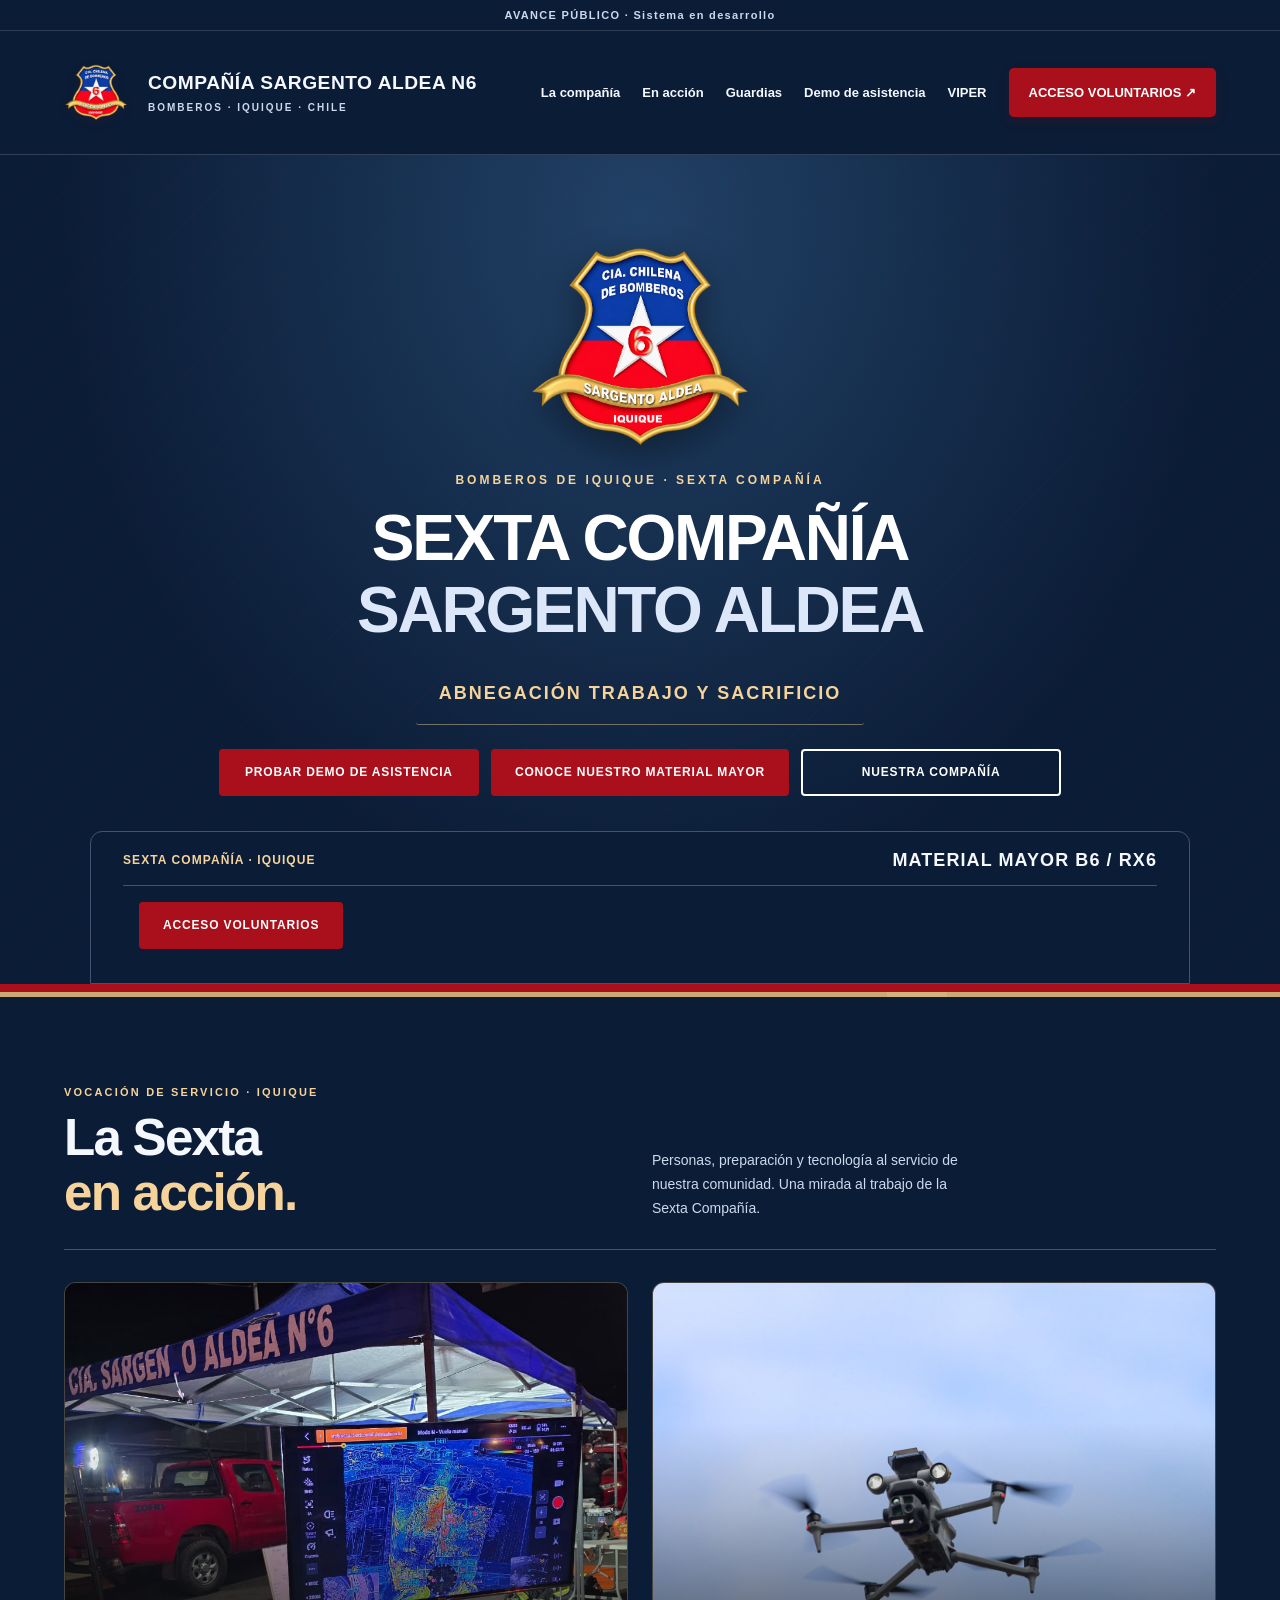
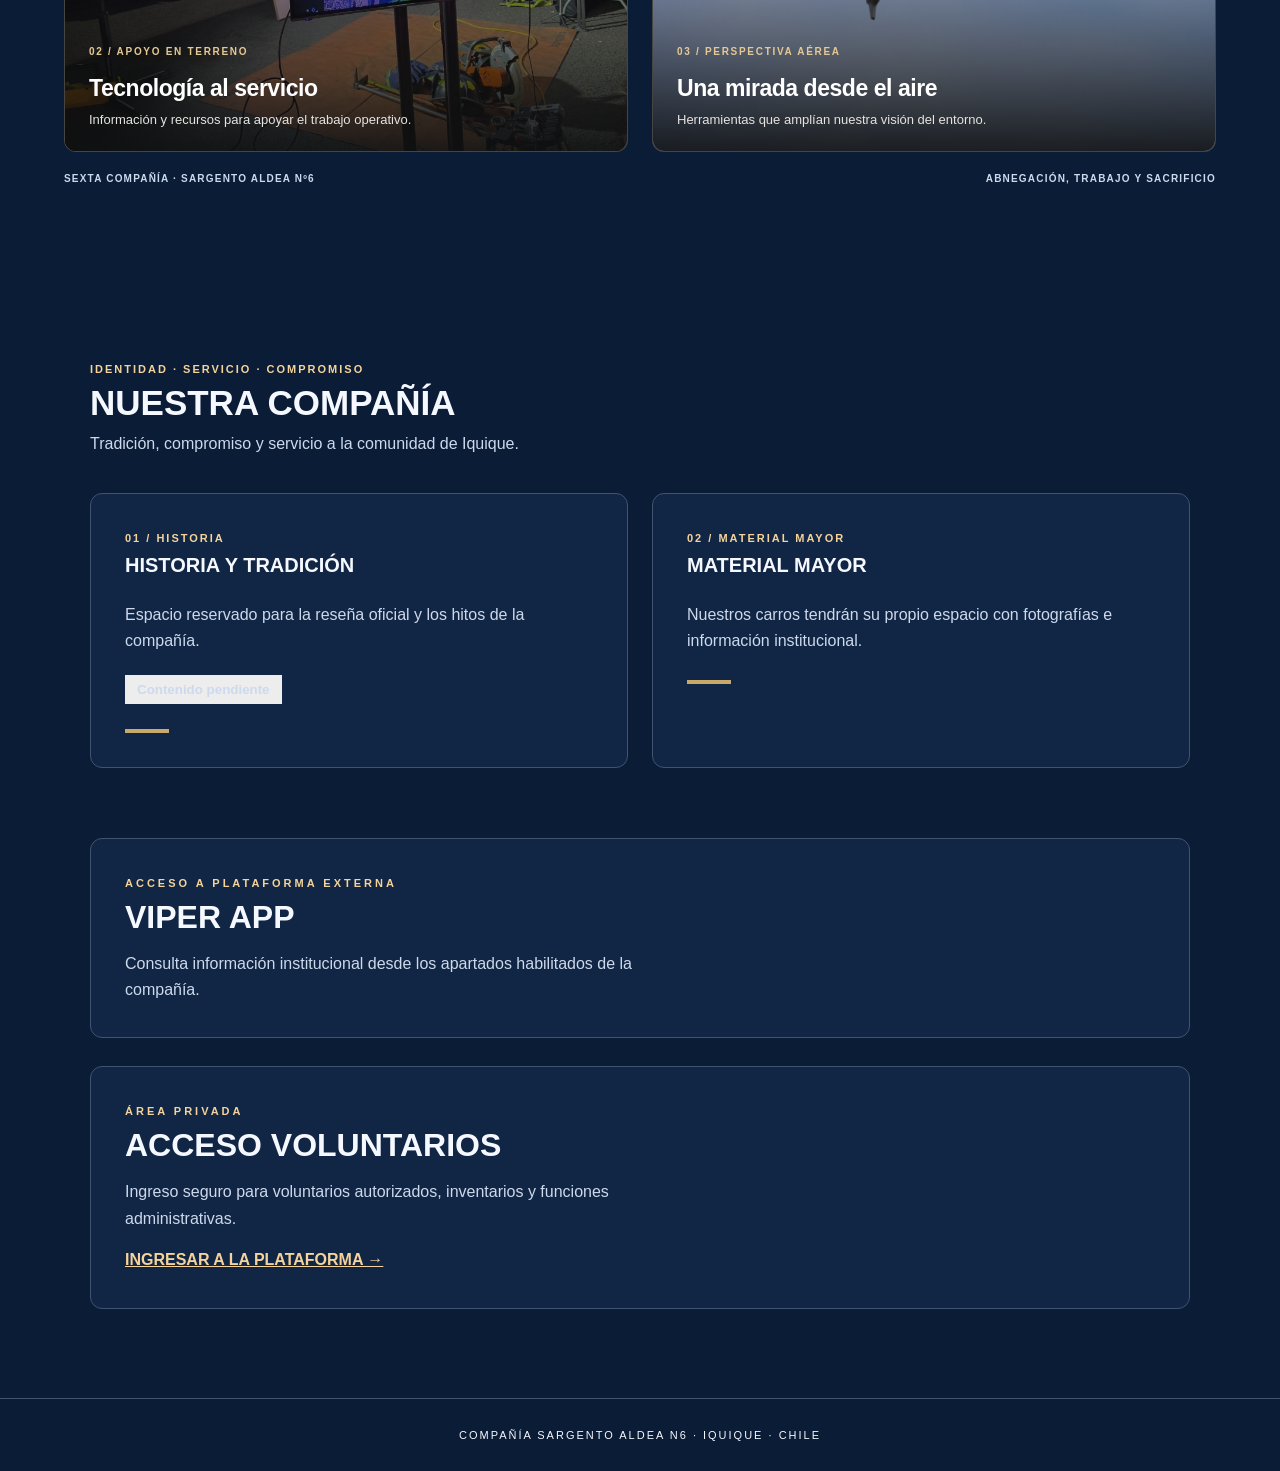
<file: index.html>
<!DOCTYPE html>
<html lang="es">
<head>
  <meta charset="UTF-8">
  <meta name="viewport" content="width=device-width, initial-scale=1.0">

  <title>Sexta Compañía Sargento Aldea Nº6 | Bomberos de Iquique</title>

  <link rel="stylesheet" href="css/style.css?v=20261102-galeria-v3">
<style>.inicio-institucional .hero-escudo img{mix-blend-mode:normal}</style>
<style>
.inicio-institucional .hero{background:#0b1c36;color:#fff}
.inicio-institucional .hero .sobrelinea,.inicio-institucional .hero h1,.inicio-institucional .hero h1 span,.inicio-institucional .hero .lema{color:#fff}
.inicio-institucional .hero .hero-boton-secundario{background:transparent;color:#fff;border-color:#fff}
</style>
</head>

<body class="inicio-institucional">

<!-- BARRA SUPERIOR -->
<div class="barra-avance">
  AVANCE PÚBLICO · Sistema en desarrollo
</div>

<!-- ENCABEZADO -->
<header class="header">

  <div class="marca">
    <img src="escudo-transparente.png?v=cia-chilena-1" alt="Escudo Sexta Compañía">

    <div>
      <h3>COMPAÑÍA SARGENTO ALDEA N6</h3>
      <p>BOMBEROS · IQUIQUE · CHILE</p>
    </div>
  </div>

<nav>
  <a href="#compania">La compañía</a>
  <a href="#galeria-sexta">En acción</a>
  <a href="guardias.html">Guardias</a>
  <a href="asistencia-demo.html">Demo de asistencia</a>
  <a href="#viper">VIPER</a>
  <a class="btn-acceso" href="acceso.html">
    ACCESO VOLUNTARIOS ↗
  </a>
</nav>

</header>


<!-- PORTADA -->
<section class="hero">


  <div class="hero-escudo"><img src="escudo-transparente.png?v=cia-chilena-1" alt="Escudo de la Sexta Compañía Sargento Aldea"></div>

  <div class="hero-contenido">

    <p class="sobrelinea">
      BOMBEROS DE IQUIQUE · SEXTA COMPAÑÍA
    </p>

    <h1>
      SEXTA COMPAÑÍA<br>
      <span>SARGENTO ALDEA</span>
    </h1>

    <div class="lema">
      ABNEGACIÓN TRABAJO Y SACRIFICIO
    </div>

    <div class="hero-botones"><a href="asistencia-demo.html" class="hero-boton hero-boton-principal">PROBAR DEMO DE ASISTENCIA</a><a href="#material-mayor" class="hero-boton hero-boton-principal">CONOCE NUESTRO MATERIAL MAYOR</a><a href="#compania" class="hero-boton hero-boton-secundario">NUESTRA COMPAÑÍA</a></div>

  </div>

  <div id="material-mayor" class="hero-carros" aria-label="Material mayor de la compañía"><div class="hero-carros-titulo"><span>SEXTA COMPAÑÍA · IQUIQUE</span><strong>MATERIAL MAYOR B6 / RX6</strong></div><div style="padding:16px"><a href="acceso.html" class="hero-boton hero-boton-principal">ACCESO VOLUNTARIOS</a></div></div>

</section>


<!-- FRANJA -->
<div class="franja">
  <span></span>
</div>



<!-- GALERÍA FOTOGRÁFICA -->
<style>
#galeria-sexta{padding:72px 6%;background:#f5f2ed;border-top:0;scroll-margin-top:24px}
#galeria-sexta .galeria-wrap{max-width:1200px;margin:auto}
#galeria-sexta .accion-cabecera{display:flex;align-items:end;justify-content:space-between;gap:32px;margin-bottom:32px;padding-bottom:28px;border-bottom:1px solid #d8cec0}
#galeria-sexta .titulo-rojo{font-size:11px;letter-spacing:.2em;color:#942329;margin:0 0 12px;font-weight:800}
#galeria-sexta h2{font-size:clamp(32px,4vw,52px);line-height:1.08;letter-spacing:-.035em;color:#292624;margin:0}
#galeria-sexta h2 span{display:block;color:#99252c}
#galeria-sexta .galeria-intro{max-width:330px;margin:0;color:#655f58;font-size:14px;line-height:1.7}
#galeria-sexta .galeria-grid{display:grid;grid-template-columns:1.15fr 1fr;gap:20px;align-items:stretch}
#galeria-sexta figure{margin:0;position:relative;overflow:hidden;border:0;border-radius:6px;box-shadow:none;background:#221f1c}
#galeria-sexta .accion-principal{grid-row:span 2;min-height:590px}
#galeria-sexta .accion-secundaria{min-height:285px}
#galeria-sexta figure img{width:100%;height:100%;position:absolute;inset:0;object-fit:cover;display:block}
#galeria-sexta .accion-principal img{object-position:50% 65%}
#galeria-sexta .accion-puesto img{object-position:50% 44%}
#galeria-sexta .accion-dron img{object-position:50% 50%}
#galeria-sexta figure:after{content:"";position:absolute;inset:0;background:linear-gradient(180deg,transparent 30%,rgba(15,16,17,.2) 48%,rgba(15,16,17,.93) 100%);pointer-events:none}
#galeria-sexta figcaption{position:absolute;bottom:0;left:0;right:0;z-index:1;padding:26px;color:#fff;font-size:inherit;letter-spacing:normal;font-weight:400}
#galeria-sexta .accion-etiqueta{display:block;color:#e5c995;font-size:10px;font-weight:800;letter-spacing:.17em;margin-bottom:10px}
#galeria-sexta figcaption h3{font-size:23px;line-height:1.15;color:#fff;margin:0 0 9px;letter-spacing:-.02em}
#galeria-sexta .accion-principal h3{font-size:32px}
#galeria-sexta figcaption p{font-size:13px;line-height:1.6;color:#e5e3e0;margin:0;max-width:350px}
#galeria-sexta .accion-pie{display:flex;justify-content:space-between;gap:16px;padding-top:21px;color:#72695e;font-size:10px;letter-spacing:.12em;font-weight:700}
@media(max-width:800px){
 #galeria-sexta{padding:48px 6%}
 #galeria-sexta .accion-cabecera{display:block}
 #galeria-sexta .galeria-intro{margin-top:18px;max-width:440px}
 #galeria-sexta .galeria-grid{grid-template-columns:1fr 1fr;gap:16px}
 #galeria-sexta .accion-principal{grid-column:1/-1;grid-row:auto;min-height:480px}
 #galeria-sexta .accion-secundaria{min-height:320px}
 #galeria-sexta figcaption{padding:20px}
 #galeria-sexta figcaption h3{font-size:21px}
}
@media(max-width:560px){
 #galeria-sexta .galeria-grid{grid-template-columns:1fr}
 #galeria-sexta .accion-principal{min-height:490px}
 #galeria-sexta .accion-secundaria{min-height:330px}
 #galeria-sexta .accion-principal h3{font-size:29px}
 #galeria-sexta .accion-pie{flex-direction:column;gap:8px}
}
#galeria-sexta .galeria-grid{grid-template-columns:repeat(auto-fit,minmax(min(100%,320px),1fr))}
</style>
<section id="galeria-sexta" class="galeria-sexta" aria-labelledby="galeria-titulo">
 <div class="galeria-wrap">
  <div class="accion-cabecera">
   <div><p class="titulo-rojo">VOCACIÓN DE SERVICIO · IQUIQUE</p><h2 id="galeria-titulo">La Sexta<span>en acción.</span></h2></div>
   <p class="galeria-intro">Personas, preparación y tecnología al servicio de nuestra comunidad. Una mirada al trabajo de la Sexta Compañía.</p>
  </div>
  <div class="galeria-grid">
   <figure class="accion-secundaria accion-puesto"><img src="sexta-foto-1.jpg" alt="Puesto de apoyo de la Sexta Compañía con pantalla de imagen térmica" loading="lazy" decoding="async"><figcaption><span class="accion-etiqueta">02 / APOYO EN TERRENO</span><h3>Tecnología al servicio</h3><p>Información y recursos para apoyar el trabajo operativo.</p></figcaption></figure>
   <figure class="accion-secundaria accion-dron"><img src="sexta-foto-3.jpg" alt="Dron de apoyo de la compañía en vuelo" loading="lazy" decoding="async"><figcaption><span class="accion-etiqueta">03 / PERSPECTIVA AÉREA</span><h3>Una mirada desde el aire</h3><p>Herramientas que amplían nuestra visión del entorno.</p></figcaption></figure>
  </div>
  <div class="accion-pie"><span>SEXTA COMPAÑÍA · SARGENTO ALDEA Nº6</span><span>ABNEGACIÓN, TRABAJO Y SACRIFICIO</span></div>
 </div>
</section>

<!-- NUESTRA COMPAÑÍA -->
<section id="compania" class="compania">

  <div class="contenedor">

    <p class="titulo-rojo">
      IDENTIDAD · SERVICIO · COMPROMISO
    </p>

    <h2>NUESTRA COMPAÑÍA</h2>

    <p class="intro">
      Tradición, compromiso y servicio a la comunidad de Iquique.
    </p>


    <div class="tarjetas">

      <article class="tarjeta">

        <span>01 / HISTORIA</span>

        <h3>HISTORIA Y TRADICIÓN</h3>

        <p>
          Espacio reservado para la reseña oficial y los hitos de la compañía.
        </p>

        <small>Contenido pendiente</small>

      </article>


      <article class="tarjeta">

        <span>02 / MATERIAL MAYOR</span>

        <h3>MATERIAL MAYOR</h3>

        <p>
          Nuestros carros tendrán su propio espacio con fotografías e información institucional.
        </p>

      </article>



    </div>


    <!-- VIPER -->
    <div id="viper" class="viper">

      <div>

        <span>ACCESO A PLATAFORMA EXTERNA</span>

        <h2>VIPER APP</h2>

        <p>
         
Consulta información institucional desde los apartados habilitados de la compañía.</p>
      </div>
    </div>
    <div id="acceso" class="viper" style="margin-top:28px">
      <div><span>ÁREA PRIVADA</span><h2>ACCESO VOLUNTARIOS</h2>
      <p>Ingreso seguro para voluntarios autorizados, inventarios y funciones administrativas.</p>
      <p><a href="acceso.html" style="font-weight:bold;color:var(--acento-claro)">INGRESAR A LA PLATAFORMA →</a></p>
      </div>
    </div>
  </div>
</section>
<footer>COMPAÑÍA SARGENTO ALDEA N6 · IQUIQUE · CHILE</footer>
<style>
.inicio-institucional {
  --fondo-marino: #0b1c36;
  --texto-claro: #f5f8ff;
  --texto-secundario: #cdd9ec;
  --acento-claro: #f5d39b;
  background: var(--fondo-marino);
  color: var(--texto-claro);
}
.inicio-institucional :is(.barra-avance,.header,.hero,.hero-carros,.compania,.tarjeta,.viper,footer),
.inicio-institucional #galeria-sexta {
  background: var(--fondo-marino);
  color: var(--texto-claro);
}
.inicio-institucional .header nav { background: transparent; }
.inicio-institucional :is(.marca h3,.header nav a:not(.btn-acceso),.compania h2,.tarjeta h3,.hero-carros-titulo strong),
.inicio-institucional #galeria-sexta h2 { color: var(--texto-claro); }
.inicio-institucional :is(.marca p,.intro,.tarjeta p,.tarjeta small,.viper p),
.inicio-institucional #galeria-sexta :is(.galeria-intro,.accion-pie) { color: var(--texto-secundario); }
.inicio-institucional :is(.titulo-rojo,.tarjeta span,.viper span,.viper a,.hero-carros-titulo),
.inicio-institucional #galeria-sexta :is(.titulo-rojo,h2 span) { color: var(--acento-claro); }
.inicio-institucional :is(.tarjeta,.viper,.hero-carros) { box-shadow: none; }
.inicio-institucional #galeria-sexta .accion-cabecera { border-color: #405471; }
</style>
<style>
.inicio-institucional .barra-avance {
  padding: 9px 5%;
  border-bottom: 1px solid #ffffff24;
  color: #cdd9ec;
  letter-spacing: .12em;
}
.inicio-institucional .header {
  padding: 16px max(5%, calc((100% - 1240px)/2));
  border-bottom: 1px solid #ffffff28;
  box-shadow: none;
}
.inicio-institucional .marca img { width: 64px; }
.inicio-institucional .hero {
  background: radial-gradient(ellipse at 50% 8%, #214166 0%, #0b1c36 64%);
  padding-top: clamp(44px, 7vw, 96px);
}
.inicio-institucional .hero-escudo { width: min(226px, 46vw); margin-bottom: 24px; }
.inicio-institucional .hero-escudo img { max-height: 218px; filter: drop-shadow(0 12px 18px #0006); }
.inicio-institucional .hero h1 { letter-spacing: -.035em; }
.inicio-institucional .hero h1 span { color: #dce7f9; }
.inicio-institucional .hero .sobrelinea { color: #f5d39b; }
.inicio-institucional .hero .lema {
  background: transparent;
  border-bottom: 1px solid #f5d39b70;
  color: #f5d39b;
  margin: 16px auto 24px;
}
.inicio-institucional .hero-carros {
  width: min(1100px,100%);
  border: 1px solid #405471;
  border-radius: 12px 12px 0 0;
  padding: 18px clamp(16px,3vw,32px);
}
.inicio-institucional .hero-carros-titulo { border-color: #405471; }
.inicio-institucional #galeria-sexta,
.inicio-institucional .compania { padding-block: clamp(44px,7vw,90px); }
.inicio-institucional #galeria-sexta .galeria-grid {
  grid-template-columns: repeat(2,minmax(0,1fr));
  gap: clamp(14px,2.5vw,28px);
}
.inicio-institucional #galeria-sexta figure {
  min-height: clamp(290px,38vw,470px);
  border: 1px solid #ffffff2b;
  border-radius: 12px;
}
.inicio-institucional .tarjetas { grid-template-columns: repeat(2,minmax(0,1fr)); }
.inicio-institucional :is(.tarjeta,.viper) {
  background: #112644;
  border: 1px solid #405471;
  border-radius: 12px;
  padding: clamp(20px,3vw,34px);
}
.inicio-institucional .viper a:hover,
.inicio-institucional .header nav a:not(.btn-acceso):hover { color: #f5d39b; }
.inicio-institucional a:focus-visible { outline: 2px solid #f5d39b; outline-offset: 4px; }
.inicio-institucional footer { border-top: 1px solid #405471; }
@media (max-width: 650px) {
  .inicio-institucional #galeria-sexta .galeria-grid,
  .inicio-institucional .tarjetas { grid-template-columns: 1fr; }
}
</style>
<style>
.inicio-institucional :is(.hero-carros,.galeria-wrap,.compania .contenedor) {
  width: 100%;
  max-width: 1100px;
  margin-inline: auto;
}
.inicio-institucional :is(.hero,#galeria-sexta,.compania) { padding-inline: 5%; }
.inicio-institucional .hero-contenido { max-width: 920px; margin-inline: auto; text-align: center; }
.inicio-institucional .hero h1 { margin-inline: auto; text-wrap: balance; }
.inicio-institucional .hero-botones > a { min-width: min(100%, 260px); }
.inicio-institucional #galeria-sexta .accion-cabecera {
  display: grid;
  grid-template-columns: repeat(2,minmax(0,1fr));
  align-items: end;
  gap: 24px;
  text-align: left;
}
.inicio-institucional #galeria-sexta .galeria-intro { max-width: 42ch; }
.inicio-institucional :is(#galeria-sexta .galeria-grid,.tarjetas) { gap: 24px; }
.inicio-institucional #galeria-sexta figure figcaption {
  display: grid;
  align-content: end;
  gap: 8px;
  min-height: 145px;
  padding: 20px 24px;
  text-align: left;
}
.inicio-institucional #galeria-sexta figcaption :is(h3,p) { margin: 0; }
.inicio-institucional .compania { text-align: left; }
.inicio-institucional .compania .intro { max-width: 65ch; margin: 12px 0 28px; }
.inicio-institucional :is(.tarjeta,.viper) { text-align: left; }
.inicio-institucional :is(.tarjeta,.viper) :is(h2,h3) { margin: 8px 0 12px; }
.inicio-institucional :is(.tarjeta,.viper) p { max-width: 65ch; line-height: 1.65; }
@media (max-width: 650px) {
  .inicio-institucional #galeria-sexta .accion-cabecera { grid-template-columns: 1fr; gap: 12px; }
}
</style>
</body></html>
</file>
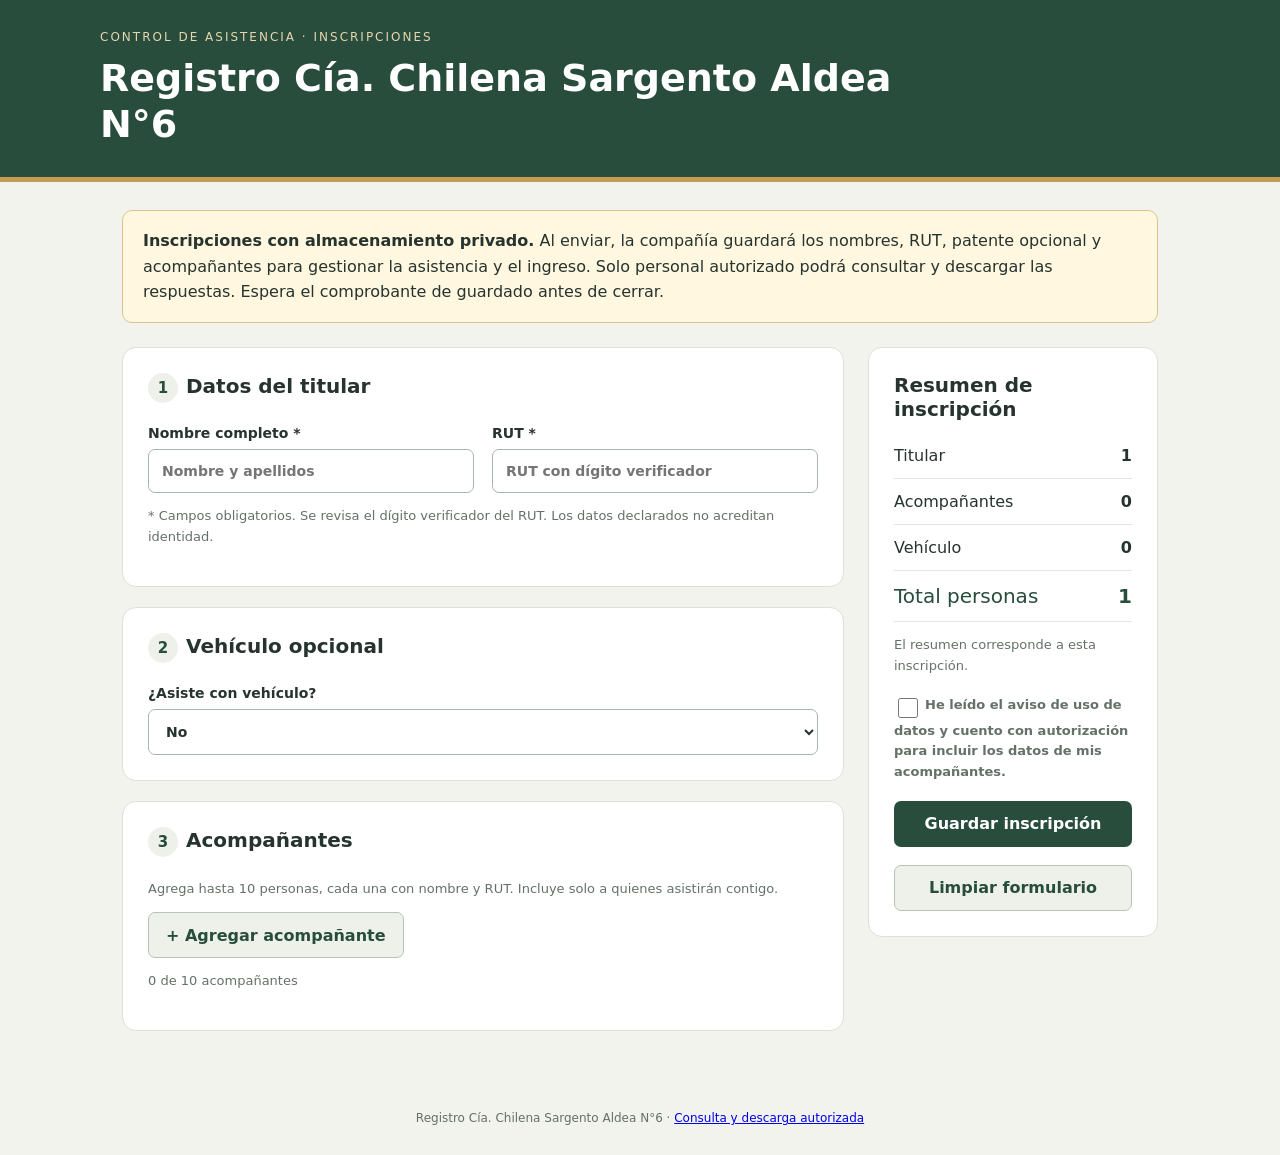
<file: asistencia/index.html>
<!doctype html>
<html lang="es">
<head>
<meta charset="utf-8">
<meta name="viewport" content="width=device-width, initial-scale=1">
<meta name="referrer" content="no-referrer">
<meta http-equiv="Content-Security-Policy" content="default-src 'none'; style-src 'unsafe-inline'; script-src 'self'; connect-src https://qktxtrlfyewmlgcqrkiz.supabase.co; form-action 'none'; base-uri 'none'; img-src 'none'">
<title>Registro Cía. Chilena Sargento Aldea N°6</title>
<style>
:root{font-family:system-ui,-apple-system,'Segoe UI',sans-serif;color:#27332e;background:#f2f3ed;--green:#284d3d;--gold:#c39c50}*{box-sizing:border-box}body{margin:0}header{background:var(--green);color:white;border-bottom:5px solid var(--gold);padding:30px max(22px,calc((100% - 1080px)/2))}header p{font-size:12px;letter-spacing:2px;color:#e7d5ad;margin:0 0 12px}h1{font-size:clamp(25px,4vw,38px);max-width:800px;line-height:1.2;margin:0}main{max-width:1080px;margin:auto;padding:28px 22px 50px}.notice{background:#fff7df;border:1px solid #dac38c;border-radius:10px;padding:17px 20px;line-height:1.6;margin:0 0 24px}.layout{display:grid;grid-template-columns:minmax(0,1fr) 290px;gap:24px;align-items:start}.card{background:white;border:1px solid #dce1d8;border-radius:14px;padding:25px;margin-bottom:20px}h2{font-size:20px;margin:0 0 22px}.number{display:inline-grid;place-items:center;background:#edf1e9;color:var(--green);width:30px;height:30px;border-radius:50%;margin-right:8px;font-size:15px}.grid{display:grid;grid-template-columns:1fr 1fr;gap:18px}label{display:block;font-size:14px;font-weight:650}input,select{width:100%;font:inherit;padding:13px;border:1px solid #a9b5aa;border-radius:7px;margin-top:8px;background:white;color:#27332e;min-width:0}button{font:inherit;font-weight:650;cursor:pointer;min-height:46px;border-radius:7px;padding:11px 17px;border:1px solid #b7c4b7;background:#edf1e9;color:var(--green)}button:disabled{opacity:.5;cursor:default}button.primary{background:var(--green);color:white;border:0;width:100%}input:focus-visible,select:focus-visible,button:focus-visible{outline:3px solid var(--gold);outline-offset:3px}.hint{font-size:13px;color:#647168;line-height:1.6}.companion{border-top:1px solid #e0e5dc;padding-top:20px;margin-top:20px}.row{display:flex;justify-content:space-between;align-items:center;gap:12px;margin-bottom:14px}h3{font-size:16px;margin:0}.remove{background:white;font-size:13px;padding:7px 12px}dl{margin:0}dl div{display:flex;justify-content:space-between;padding:13px 0;border-bottom:1px solid #e4e7e1}dd{font-weight:700;margin:0}.total{font-size:20px;color:var(--green)}aside{position:sticky;top:20px}aside h2{margin-bottom:12px}.actions{display:flex;gap:12px;margin-top:18px}.actions button{flex:1}#result{margin-top:18px;background:#edf5ed;border-left:4px solid var(--green);padding:16px;line-height:1.6}footer{font-size:12px;text-align:center;color:#647168;padding:10px 20px 30px}[hidden]{display:none!important}@media(max-width:760px){.layout{grid-template-columns:1fr}aside{position:static}.grid{grid-template-columns:1fr}.card{padding:20px}main{padding:20px 14px}header{padding:26px 20px}}
</style>
</head>
<body>
<header><p>CONTROL DE ASISTENCIA · INSCRIPCIONES</p><h1>Registro Cía. Chilena Sargento Aldea N°6</h1></header>
<main>
<p class="notice"><strong>Inscripciones con almacenamiento privado.</strong> Al enviar, la compañía guardará los nombres, RUT, patente opcional y acompañantes para gestionar la asistencia y el ingreso. Solo personal autorizado podrá consultar y descargar las respuestas. Espera el comprobante de guardado antes de cerrar.</p>
<noscript><p class="notice">Activa JavaScript para enviar tu inscripción.</p></noscript>
<form id="registration" autocomplete="off">
<div class="layout"><div>
<section class="card"><h2><span class="number">1</span>Datos del titular</h2><div class="grid">
<label>Nombre completo *<input id="holder" required maxlength="100" placeholder="Nombre y apellidos" autocomplete="off"></label>
<label>RUT *<input id="rut" required maxlength="12" pattern="[0-9.]{7,10}-[0-9kK]" title="Escribe el RUT con guion y dígito verificador." placeholder="RUT con dígito verificador" autocomplete="off" spellcheck="false"></label>
</div><p class="hint">* Campos obligatorios. Se revisa el dígito verificador del RUT. Los datos declarados no acreditan identidad.</p></section>
<section class="card"><h2><span class="number">2</span>Vehículo opcional</h2>
<label>¿Asiste con vehículo?<select id="vehicle"><option value="no">No</option><option value="yes">Sí</option></select></label>
<div id="plateWrap" hidden style="margin-top:18px"><label>Patente *<input id="plate" disabled maxlength="8" pattern="[A-Za-z0-9 -]{5,8}" placeholder="ABCD12" autocomplete="off" style="text-transform:uppercase"></label></div>
</section>
<section class="card"><h2><span class="number">3</span>Acompañantes</h2><p class="hint">Agrega hasta 10 personas, cada una con nombre y RUT. Incluye solo a quienes asistirán contigo.</p><div id="companions"></div><button id="add" type="button">+ Agregar acompañante</button><p id="count" class="hint" aria-live="polite">0 de 10 acompañantes</p></section>
</div>
<aside class="card"><h2>Resumen de inscripción</h2><dl aria-live="polite"><div><dt>Titular</dt><dd>1</dd></div><div><dt>Acompañantes</dt><dd id="guestsTotal">0</dd></div><div><dt>Vehículo</dt><dd id="vehicleTotal">0</dd></div><div class="total"><dt>Total personas</dt><dd id="peopleTotal">1</dd></div></dl><p class="hint">El resumen corresponde a esta inscripción.</p><label class="hint" style="margin-bottom:18px"><input id="consent" type="checkbox" required style="width:20px;height:20px;margin-right:7px;vertical-align:middle">He leído el aviso de uso de datos y cuento con autorización para incluir los datos de mis acompañantes.</label><button class="primary" type="submit">Guardar inscripción</button><div class="actions"><button type="reset">Limpiar formulario</button></div><div id="result" role="status" tabindex="-1" hidden></div></aside>
</div></form></main><footer>Registro Cía. Chilena Sargento Aldea N°6 · <a href="gestion.html">Consulta y descarga autorizada</a></footer>
<script src="registro.js?v=2"></script></body></html>
</file>
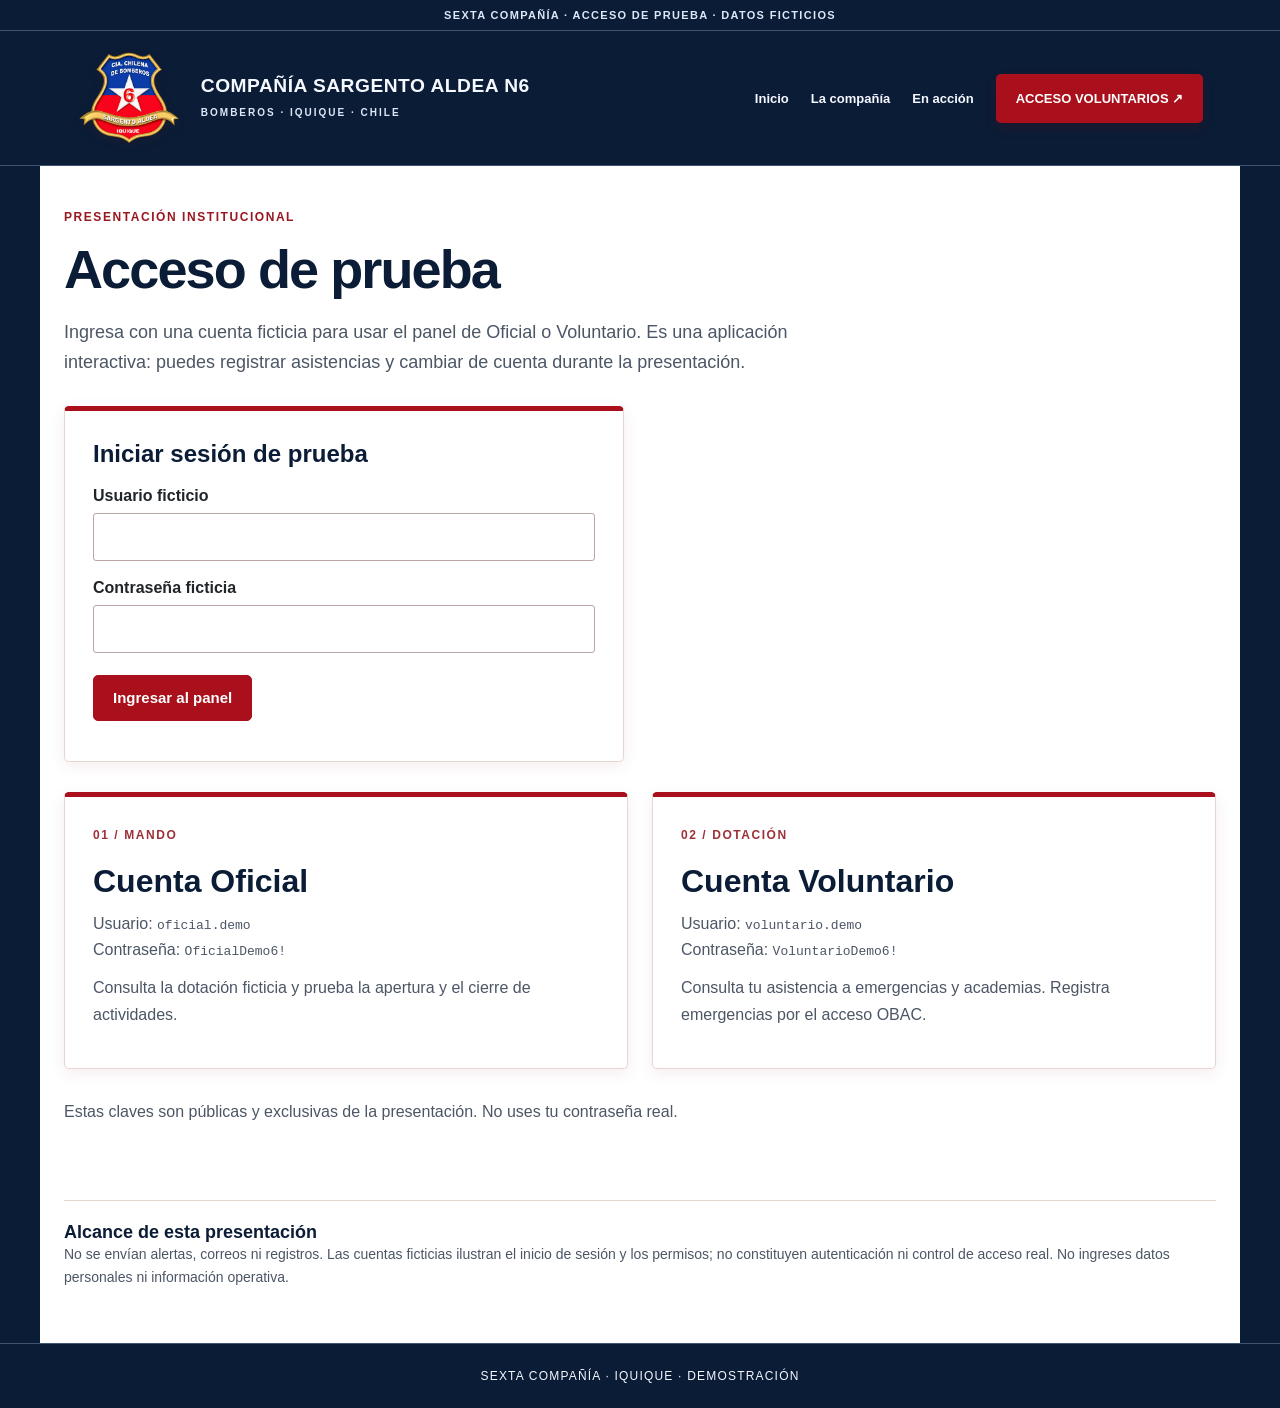
<file: demo/index.html>
<!doctype html>
<html lang="es">
<head>
<meta charset="utf-8"><meta name="viewport" content="width=device-width,initial-scale=1">
<meta name="robots" content="noindex,nofollow">
<meta http-equiv="Content-Security-Policy" content="default-src 'none'; script-src 'self'; style-src 'self'; img-src 'self'; connect-src 'none'; form-action 'none'; base-uri 'none'; object-src 'none'">
<title>DEMO | Sexta Compañía Sargento Aldea N.º 6</title>
<link rel="stylesheet" href="css/style.css"><link rel="stylesheet" href="institucional.css"><link rel="stylesheet" href="demo.css"><script src="demo.js" defer></script>
</head>
<body class="inicio-institucional demo-institucional">
<div class="barra-avance">SEXTA COMPAÑÍA · ACCESO DE PRUEBA · DATOS FICTICIOS</div>
<header class="header"><div class="marca"><img src="escudo.png" alt="Escudo Sexta Compañía"><div><h3>COMPAÑÍA SARGENTO ALDEA N6</h3><p>BOMBEROS · IQUIQUE · CHILE</p></div></div><nav aria-label="Navegación institucional"><a href="inicio.html">Inicio</a><a href="inicio.html#compania">La compañía</a><a href="inicio.html#galeria-sexta">En acción</a><a class="btn-acceso" href="index.html">ACCESO VOLUNTARIOS ↗</a></nav></header>
<main>
<section id="entry"><p class="eyebrow">PRESENTACIÓN INSTITUCIONAL</p><h1>Acceso de prueba</h1><p class="intro">Ingresa con una cuenta ficticia para usar el panel de Oficial o Voluntario. Es una aplicación interactiva: puedes registrar asistencias y cambiar de cuenta durante la presentación.</p>
<form id="demoLogin" class="card login"><h2>Iniciar sesión de prueba</h2><label for="username">Usuario ficticio</label><input id="username" name="username" autocomplete="off" autocapitalize="none" spellcheck="false" required maxlength="40"><label for="password">Contraseña ficticia</label><input id="password" name="password" type="password" autocomplete="off" required maxlength="80"><button type="submit">Ingresar al panel</button><p id="loginError" role="alert"></p></form>
<div class="profiles"><article><span class="number">01 / MANDO</span><h2>Cuenta Oficial</h2><p>Usuario: <code>oficial.demo</code><br>Contraseña: <code>OficialDemo6!</code></p><p>Consulta la dotación ficticia y prueba la apertura y el cierre de actividades.</p></article><article><span class="number">02 / DOTACIÓN</span><h2>Cuenta Voluntario</h2><p>Usuario: <code>voluntario.demo</code><br>Contraseña: <code>VoluntarioDemo6!</code></p><p>Consulta tu asistencia a emergencias y academias. Registra emergencias por el acceso OBAC.</p></article></div><p>Estas claves son públicas y exclusivas de la presentación. No uses tu contraseña real.</p></section>
<section id="dashboard" hidden><div class="panel-heading"><div><p class="eyebrow">ENTORNO DE DEMOSTRACIÓN</p><h1 id="title"></h1><p id="permissions"></p></div><div class="actions"><button id="switch" class="secondary">Cerrar sesión de prueba</button><button id="reset" class="secondary">Reiniciar demo</button></div></div><div class="notice"><strong>Simulación, sin datos en vivo.</strong> La conexión en tiempo real requiere backend, autenticación y permisos verificados en el servidor. Las acciones solo cambian esta pestaña y se borran al recargar.</div><div id="activities" class="activities"></div><div id="ovacEntry" class="card" hidden><h2>Registro como OBAC</h2><p>Si actuaste como OBAC, utiliza este formulario independiente para registrar la asistencia a una emergencia de prueba.</p><button id="openOvac">Registrar asistencia a emergencia como OBAC</button></div><section id="ovac" class="card" hidden><h2 id="ovacTitle">Registrar asistencia a emergencia como OBAC</h2><p>Formulario demostrativo · No ingreses datos operativos reales. El envío queda pendiente de revisión simulada y no modifica automáticamente tu asistencia.</p><form id="ovacForm" class="login"><label for="ovacDate">Fecha de la emergencia de prueba</label><input id="ovacDate" type="date" required><label for="ovacCode">Clave de emergencia ficticia</label><input id="ovacCode" maxlength="50" required><label class="declaration"><input id="ovacDeclaration" type="checkbox" required> Declaro que actué como OBAC en esta emergencia de prueba.</label><div class="actions"><button type="submit">Enviar registro OBAC de prueba</button><button id="cancelOvac" type="button" class="secondary">Volver a mi asistencia</button></div></form><p id="ovacResult" role="status" aria-live="polite"></p></section><section id="command" class="card" hidden><p class="eyebrow">SOLO OFICIAL · PERMISOS SIMULADOS</p><h2>Resumen de dotación de prueba</h2><p>El voluntario solo consulta su propia asistencia en las dos secciones. El registro OBAC es independiente. El oficial puede consultar este resumen y abrir o cerrar las actividades ficticias.</p><div class="table-wrap"><table><caption>Identidades ficticias, sin correspondencia con personal real</caption><thead><tr><th>Identidad de prueba</th><th>Emergencias</th><th>Academia</th></tr></thead><tbody id="roster"></tbody></table></div></section></section>
<p id="message" role="status" aria-live="polite"></p>
<aside class="limits"><h2>Alcance de esta presentación</h2><p>No se envían alertas, correos ni registros. Las cuentas ficticias ilustran el inicio de sesión y los permisos; no constituyen autenticación ni control de acceso real. No ingreses datos personales ni información operativa.</p></aside>
</main><footer>SEXTA COMPAÑÍA · IQUIQUE · DEMOSTRACIÓN</footer>
</body></html>
</file>
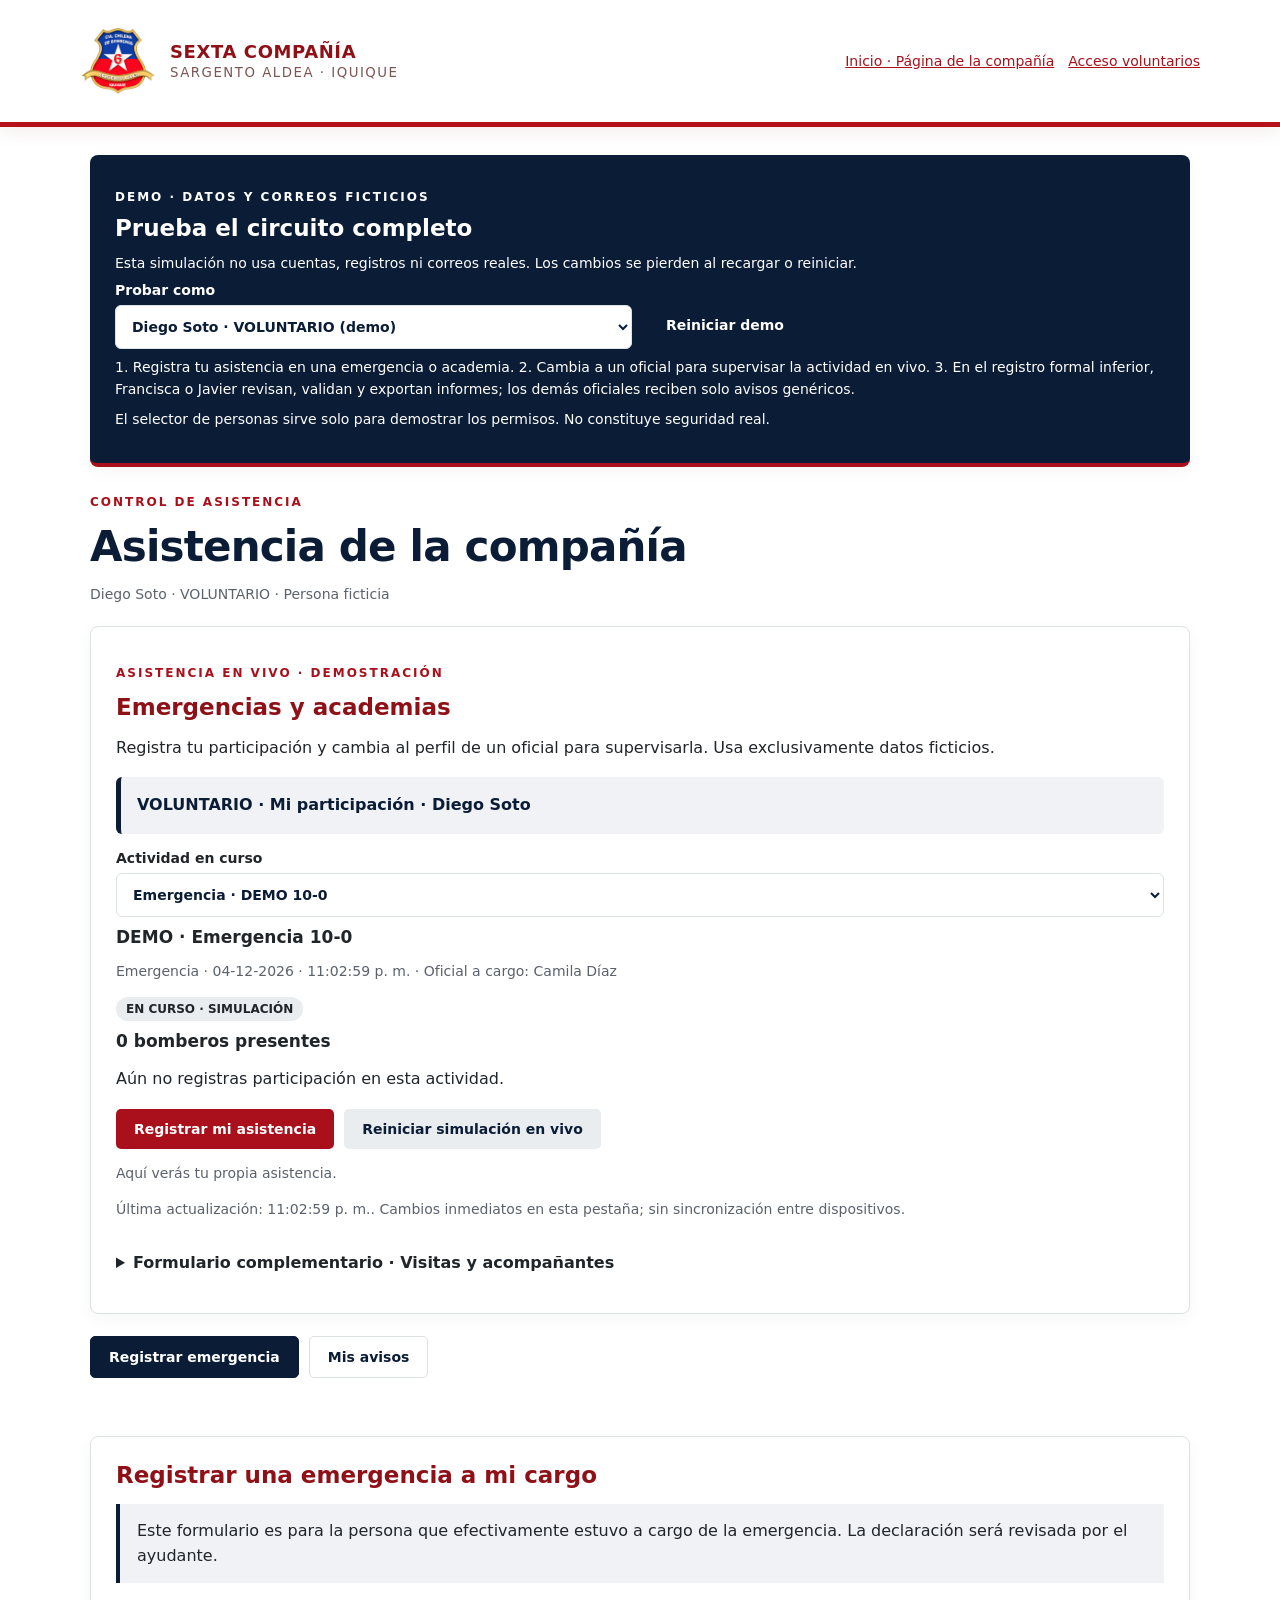
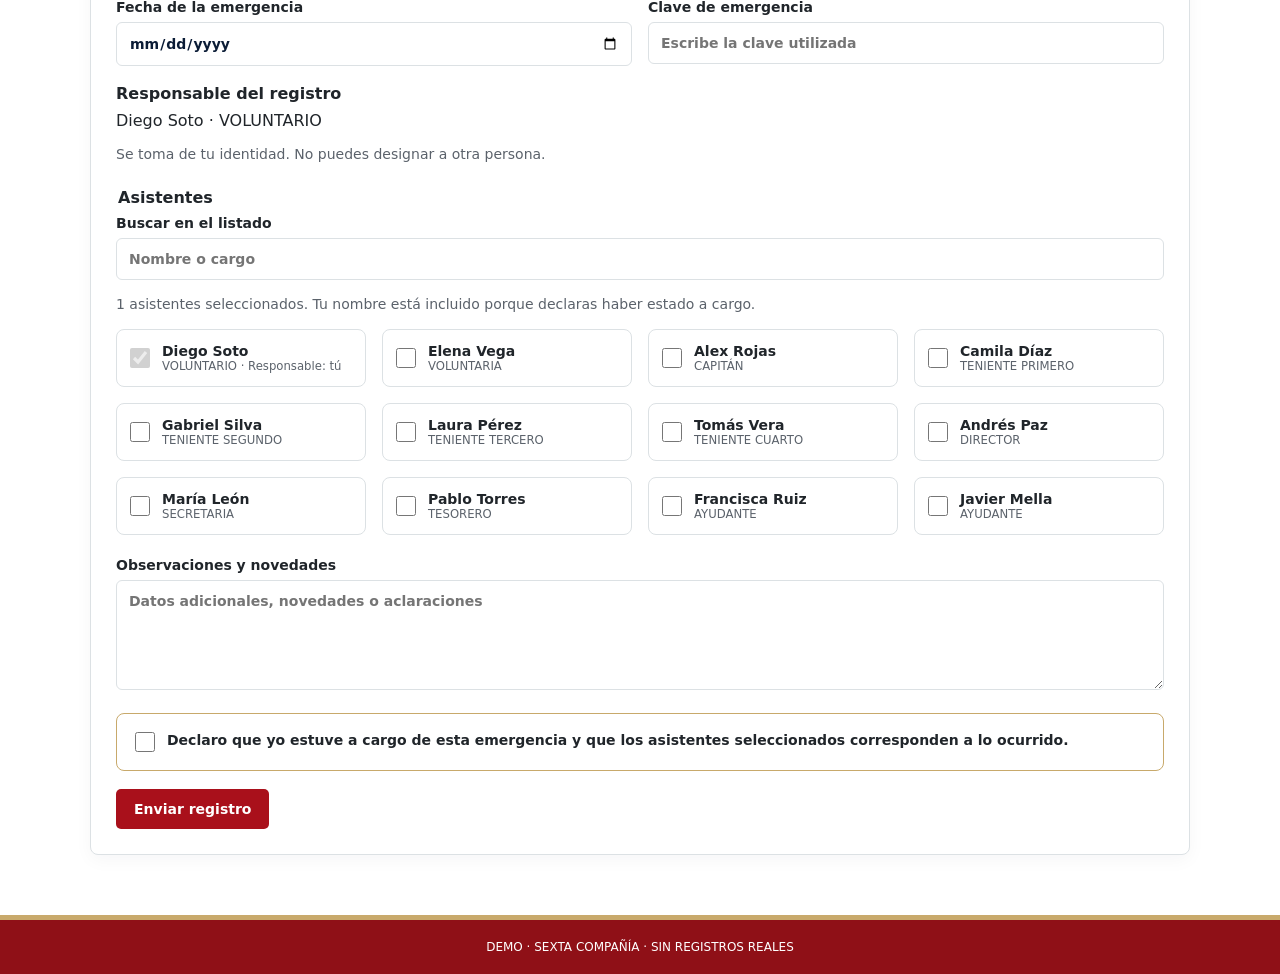
<file: asistencia-demo.html>
<!doctype html>
<html lang="es"><head><meta charset="utf-8"><meta name="viewport" content="width=device-width,initial-scale=1">
<title>DEMO · Asistencia y academias | Sexta Compañía</title>
<style>
:root{--red:#a61025;--ink:#22303a;--muted:#5b6771;--line:#dce1e4;--paper:#f1f3f4}*{box-sizing:border-box}body{margin:0;background:var(--paper);color:var(--ink);font-family:system-ui,-apple-system,Segoe UI,sans-serif}header{background:#fff;border-bottom:4px solid var(--red);padding:18px max(20px,calc((100% - 1120px)/2));display:flex;gap:14px;align-items:center}header img{width:48px;height:58px;object-fit:contain}header strong{display:block}header small{letter-spacing:2px;color:var(--muted)}header a{margin-left:auto;color:var(--red);font-size:14px}main{max-width:1120px;margin:auto;padding:28px 20px 60px}h1{font-size:clamp(28px,5vw,42px);margin:8px 0 12px}h2{font-size:23px;margin:0 0 12px}h3{font-size:17px;margin:10px 0}p{line-height:1.55}.kicker{font-size:12px;letter-spacing:2px;font-weight:800;color:var(--red)}.muted{font-size:14px;color:var(--muted)}.panel{padding:25px;background:white;border:1px solid var(--line);border-radius:12px;margin-top:20px}.demo{background:#fff7e4;border:1px solid #d8b363}.demo p{margin:8px 0}.grid{display:grid;grid-template-columns:repeat(auto-fit,minmax(230px,1fr));gap:16px}.actions{display:flex;gap:10px;flex-wrap:wrap;margin-top:18px;align-items:center}label{display:block;font-size:14px;font-weight:650}input,select,textarea{width:100%;font:inherit;padding:12px;border:1px solid #aeb9c1;border-radius:6px;color:var(--ink);background:#fff;margin-top:7px}textarea{min-height:110px;resize:vertical}input[type=checkbox]{width:20px;height:20px;flex:0 0 20px;margin:0;accent-color:var(--red)}fieldset{border:0;padding:0;margin:22px 0}legend{font-weight:750;margin-bottom:8px}button,.button{font:inherit;font-size:14px;font-weight:750;border:0;border-radius:6px;background:var(--red);color:white;padding:12px 18px;cursor:pointer}button.secondary{background:#263843}button.light{background:#e9edf0;color:var(--ink)}button:disabled{opacity:.45;cursor:not-allowed}button:focus-visible,a:focus-visible,input:focus-visible,select:focus-visible,textarea:focus-visible{outline:3px solid #d59d27;outline-offset:2px}nav{display:flex;gap:10px;flex-wrap:wrap;margin-top:22px}nav button{background:white;color:var(--ink);border:1px solid var(--line)}nav button[aria-current=page]{background:var(--ink);color:white}.person{display:flex;align-items:center;gap:12px;padding:13px;border:1px solid var(--line);border-radius:8px}.person span{display:block}.person small{display:block;color:var(--muted);font-weight:400}.check{display:flex;gap:12px;align-items:flex-start;padding:18px;border:1px solid #ccaa66;border-radius:8px;background:#fffaf0;margin-top:20px}.notice{background:#eff5fa;border-left:4px solid #436b8b;padding:14px 17px;line-height:1.6}.receipt{border-left:5px solid #328056;background:#edf8f1}.badge{display:inline-block;border-radius:20px;background:#e9edf0;padding:5px 10px;font-size:12px;font-weight:750}.badge.PENDIENTE{background:#fff0ca;color:#75530d}.badge.VALIDADO{background:#e5f5ea;color:#24643a}.badge.DEVUELTO{background:#fce8e8;color:#943333}.record{border:1px solid var(--line);padding:18px;border-radius:9px;display:flex;gap:14px;justify-content:space-between;align-items:center;margin-top:12px}.record p{margin:5px 0}.record button{flex-shrink:0}.stats{display:grid;grid-template-columns:repeat(auto-fit,minmax(145px,1fr));gap:12px;margin:20px 0}.stat{background:#f3f5f7;border-radius:8px;padding:16px}.stat strong{font-size:28px;display:block}.stat small{color:var(--muted)}.table-wrap{overflow-x:auto}table{border-collapse:collapse;width:100%;font-size:14px}th,td{text-align:left;padding:12px;border-bottom:1px solid var(--line);vertical-align:top}th{background:#f2f4f6}td{white-space:normal}#message{min-height:22px;font-weight:650;white-space:pre-line}#message.error{color:#a61025}.history-item,.notification{padding:15px 0;border-top:1px solid var(--line)}.history-item p,.notification p{margin:5px 0}pre{white-space:pre-wrap;overflow-wrap:anywhere;font:inherit;font-size:13px;background:#f5f6f7;padding:12px;border-radius:6px}.detail-label{font-weight:700;margin-bottom:4px}.empty{padding:22px;background:#f3f5f7;border-radius:8px}.request{border:1px solid #cdb268;padding:18px;border-radius:8px;margin-top:12px}.request p{white-space:pre-wrap}.obs{white-space:pre-wrap;overflow-wrap:anywhere}.list{line-height:1.8;padding-left:22px}[hidden]{display:none!important}footer{text-align:center;padding:20px;color:var(--muted);font-size:12px}
@media(max-width:620px){main{padding:18px 14px 40px}.panel{padding:18px}.record{display:block}.record button{margin-top:12px}header{padding:14px}header a{font-size:12px}header strong{font-size:13px}.actions button{flex:1}nav button{flex:1}.grid{grid-template-columns:1fr}}

/* Paleta tomada de index.html y css/style.css: portada institucional. */
:root{--red:#a9101b;--ink:#0b1c36;--muted:#5b626b;--line:#dce1e4;--paper:#fff}
body{background:#fff;color:#20252a}
header{background:#fff;color:#8f1017;border-bottom:5px solid #b5121b;box-shadow:0 5px 18px #80111a14}
header img{width:76px;height:86px;object-fit:contain}
header strong{font-size:18px;letter-spacing:.6px}header small{color:#7d5454;letter-spacing:1.5px}header a{color:#a9101b}header{flex-wrap:wrap}header a:last-child{margin-left:0}
main{max-width:1140px}h1{color:#0b1c36;letter-spacing:-.8px;line-height:1.1}h2{color:#8f1017}.kicker{color:#a9101b}
.panel{background:#fff;border:1px solid #dce1e4;border-radius:8px;box-shadow:0 5px 18px #0b1c360a}
.panel.demo{background:#0b1c36;color:#fff;border:0;border-bottom:4px solid #a9101b}
.panel.demo h2,.panel.demo .kicker,.panel.demo .muted{color:#fff}
nav button[aria-current=page]{background:#0b1c36;color:#fff;border-color:#0b1c36}
button,.button{background:#a9101b;border-radius:5px}button.secondary{background:#0b1c36}button.light{background:#e9edf0;color:#0b1c36}
input,select,textarea,.person,.record,.request{background:#fff;border-color:#dce1e4}
.notice{background:#f0f2f5;border-left-color:#0b1c36}.check{background:#fff;border-color:#c8a96b}
button:focus-visible,a:focus-visible,input:focus-visible,select:focus-visible,textarea:focus-visible{outline-color:#a9101b}
footer{background:#8f1017;color:#fff;border-top:5px solid #c8a96b}
@media(max-width:620px){header img{width:50px;height:60px}header strong{font-size:14px}}
.profile{padding:16px;font-weight:800;border-radius:6px}.official{border-left:5px solid #a9101b;background:#fff;color:#8f1017}.volunteer{border-left:5px solid #0b1c36;background:#f0f2f5;color:#0b1c36}.roster{padding:12px}summary{cursor:pointer;font-weight:750;padding:16px 0}#liveGuests fieldset{padding:16px;border:1px solid #ddd}#liveFeedback{white-space:pre-line;font-weight:650}</style></head><body>
<header><img src="escudo-transparente.png?v=cia-chilena-1" alt="Escudo Sexta"><div><strong>SEXTA COMPAÑÍA</strong><small>SARGENTO ALDEA · IQUIQUE</small></div><a href="index.html">Inicio · Página de la compañía</a><a href="acceso.html">Acceso voluntarios</a></header>
<main>
<section class="panel demo" style="margin-top:0"><p class="kicker">DEMO · DATOS Y CORREOS FICTICIOS</p><h2>Prueba el circuito completo</h2><p class="muted">Esta simulación no usa cuentas, registros ni correos reales. Los cambios se pierden al recargar o reiniciar.</p>
<div class="grid"><label>Probar como<select id="role"></select></label><div class="actions"><button id="reset" class="secondary">Reiniciar demo</button></div></div>
<p class="muted">1. Registra tu asistencia en una emergencia o academia. 2. Cambia a un oficial para supervisar la actividad en vivo. 3. En el registro formal inferior, Francisca o Javier revisan, validan y exportan informes; los demás oficiales reciben solo avisos genéricos.</p>
<p class="muted">El selector de personas sirve solo para demostrar los permisos. No constituye seguridad real.</p></section>
<p class="kicker" style="margin-top:26px">CONTROL DE ASISTENCIA</p><h1>Asistencia de la compañía</h1><p id="identity" class="muted"></p>
<section class="panel" aria-labelledby="liveHeading"><p class="kicker">ASISTENCIA EN VIVO · DEMOSTRACIÓN</p><h2 id="liveHeading">Emergencias y academias</h2><p>Registra tu participación y cambia al perfil de un oficial para supervisarla. Usa exclusivamente datos ficticios.</p><p id="liveIdentity"></p><label>Actividad en curso<select id="liveActivity"><option value="0">Emergencia · DEMO 10-0</option><option value="1">Academia · Material y seguridad</option></select></label><h3 id="liveTitle"></h3><p id="liveMeta" class="muted"></p><span id="liveStatus" class="badge"></span><h3 id="liveCount"></h3><p id="liveMine"></p><div class="actions"><button id="liveJoin" type="button">Registrar mi asistencia</button><button id="liveClose" type="button" class="secondary">Cerrar actividad</button><button id="liveExport" type="button" class="secondary">Exportar asistencia · CSV</button><button id="liveReset" type="button" class="light">Reiniciar simulación en vivo</button></div><div id="liveRoster" aria-live="polite"></div><p id="liveUpdated" class="muted"></p><p id="liveFeedback" role="status" aria-live="polite"></p><details><summary>Formulario complementario · Visitas y acompañantes</summary><p class="muted">Solo cuando corresponda. Este grupo se registra aparte de la dotación. RUT de prueba: 11.111.111-1 y 22.222.222-2.</p><form id="liveForm"><div class="grid"><label>Nombre completo *<input id="liveName" required minlength="2" maxlength="100" autocomplete="off"></label><label>RUT *<input id="liveRut" required maxlength="12" autocomplete="off" placeholder="11.111.111-1"></label><label>Patente (opcional)<input id="livePlate" maxlength="8" placeholder="ABCD12" autocomplete="off"></label></div><div id="liveGuests"></div><div class="actions"><button id="liveAdd" type="button" class="light">Agregar acompañante</button><button id="liveSubmit" type="submit">Registrar grupo de prueba</button></div><p class="muted">Hasta 10 acompañantes, cada uno con nombre y RUT.</p></form></details><div id="liveGuestReview" hidden></div></section><nav aria-label="Secciones de asistencia"><button id="navNew" aria-current="page">Registrar emergencia</button><button id="navReview" hidden>Revisión e informes</button><button id="navNotices">Mis avisos</button></nav>
<p id="message" role="status" aria-live="polite"></p>
<section id="receipt" class="panel receipt" hidden><h2>Registro recibido en la demo</h2><p>Se simularon avisos para el ayudante y todos los oficiales. No se envió ningún correo real.</p><p class="muted">La consulta del registro completo y su estado de validación son exclusivos del ayudante.</p></section>
<section id="newSection">
<section id="requests" class="panel" hidden><h2>Solicitudes de corrección</h2><p class="muted">Solo se muestra la indicación necesaria para corregir. No se muestra el registro enviado ni su estado.</p><div id="requestList"></div></section>
<section class="panel"><h2 id="formTitle">Registrar una emergencia a mi cargo</h2>
<p class="notice">Este formulario es para la persona que efectivamente estuvo a cargo de la emergencia. La declaración será revisada por el ayudante.</p>
<p id="correctionNote" class="notice" hidden></p>
<form id="recordForm"><div class="grid"><label>Fecha de la emergencia<input id="date" type="date" required></label><label>Clave de emergencia<input id="code" maxlength="50" required placeholder="Escribe la clave utilizada"></label></div>
<p class="detail-label">Responsable del registro</p><output id="responsible"></output><p class="muted">Se toma de tu identidad. No puedes designar a otra persona.</p>
<fieldset><legend>Asistentes</legend><label>Buscar en el listado<input id="searchPeople" type="search" placeholder="Nombre o cargo"></label><p id="selectedCount" class="muted"></p><div id="people" class="grid"></div></fieldset>
<label>Observaciones y novedades<textarea id="notes" maxlength="2000" placeholder="Datos adicionales, novedades o aclaraciones"></textarea></label>
<label class="check"><input id="declaration" type="checkbox" required><span>Declaro que yo estuve a cargo de esta emergencia y que los asistentes seleccionados corresponden a lo ocurrido.</span></label>
<div class="actions"><button id="submit" type="submit">Enviar registro</button><button id="cancelCorrection" type="button" class="light" hidden>Cancelar corrección</button></div>
</form></section></section>
<section id="reviewSection" hidden><section class="panel"><h2>Revisión e informes del ayudante</h2><p class="muted">El rango incluye ambos días. Los totales separan registros validados, pendientes y devueltos.</p>
<form id="filterForm" class="grid"><label>Desde<input id="from" type="date"></label><label>Hasta<input id="to" type="date"></label><div class="actions"><button type="submit" class="secondary">Consultar</button></div></form>
<div id="stats" class="stats"></div><div class="actions"><button id="exportEmergencies" class="secondary">Exportar emergencias · CSV</button><button id="exportPeople" class="secondary">Exportar asistencias · CSV</button></div><p class="muted">Archivos CSV compatibles con Excel, con datos ficticios del rango seleccionado. No son archivos XLSX.</p>
<h3>Emergencias del período</h3><div id="recordList"></div><h3 style="margin-top:26px">Asistencias por bombero</h3><div id="totals" class="table-wrap"></div></section>
<section id="detail" class="panel" hidden><h2>Detalle del registro</h2><div id="detailContent"></div>
<div id="reviewActions"><label>Motivo de devolución<textarea id="returnReason" maxlength="500" placeholder="Indica qué necesita corregir el responsable"></textarea></label><div class="actions"><button id="validate">Validar registro</button><button id="return" class="secondary">Devolver para corregir</button></div></div>
<p id="reviewLock" class="notice" hidden></p><details style="margin-top:22px"><summary>Historial de cambios</summary><div id="history"></div></details></section></section>
<section id="noticesSection" hidden><section class="panel"><h2>Avisos dentro de la página</h2><p class="muted">Los oficiales reciben únicamente un aviso genérico, sin clave, responsable, asistentes, estado ni acceso al registro.</p><div id="notices"></div></section>
<section class="panel demo"><h2>Correos simulados · NO ENVIADOS</h2><p class="muted">Vista de demostración de los mensajes que recibiría esta persona. No hay entrega real de correo configurada.</p><div id="emails"></div></section></section>
</main><footer>DEMO · SEXTA COMPAÑÍA · SIN REGISTROS REALES</footer>
<script src="js/asistencia-demo-engine.js?v=2"></script><script src="js/asistencia-demo.js?v=2"></script>
<script src="js/asistencia-live-demo.js?v=1"></script>
</body></html>
</file>
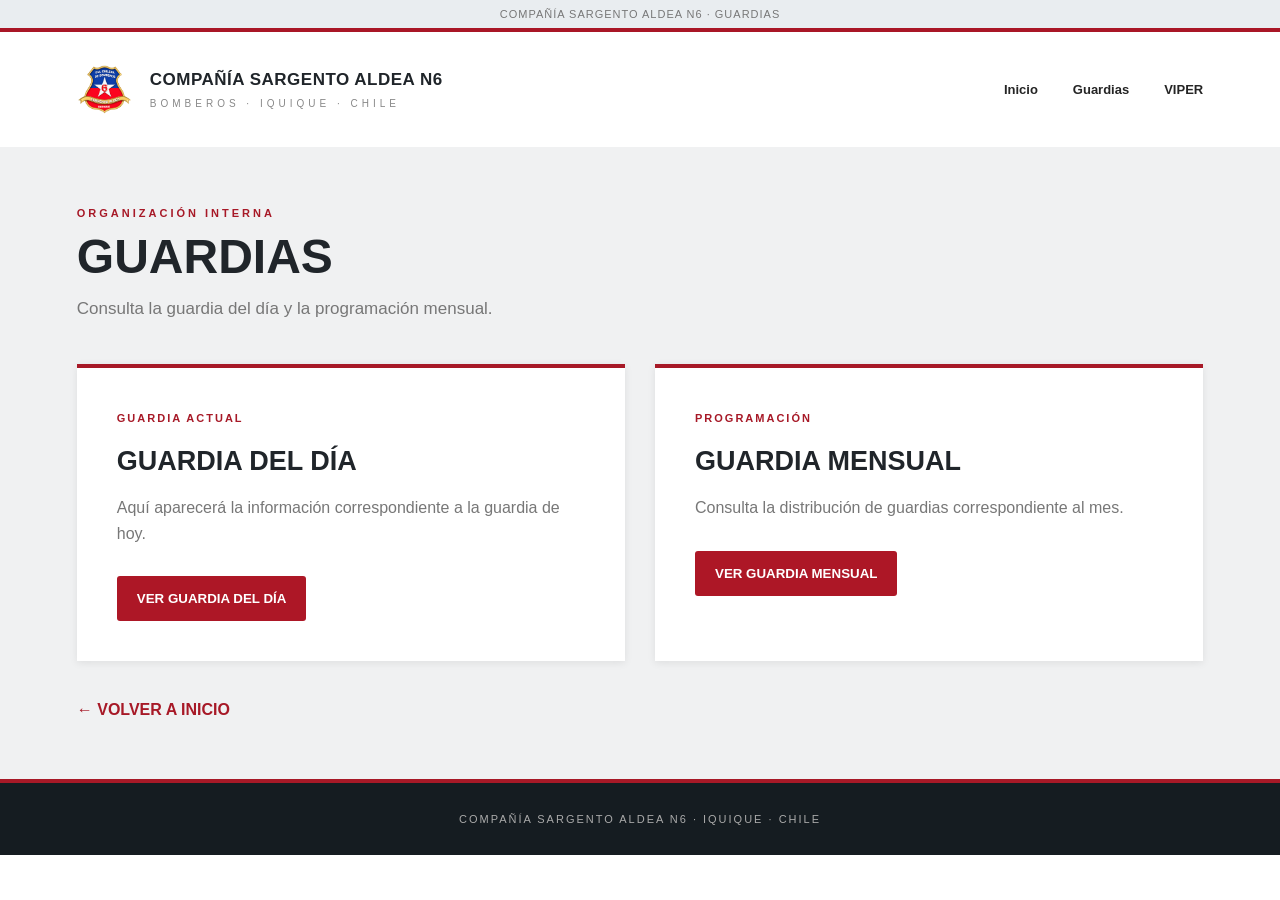
<file: guardias.html>
<!DOCTYPE html>
<html lang="es">
<head>
  <meta charset="UTF-8">
  <meta name="viewport" content="width=device-width, initial-scale=1.0">

  <title>Guardias | Sexta Compañía</title>

  <link rel="stylesheet" href="css/style.css">
</head>

<body>

  <div class="barra-avance">
    COMPAÑÍA SARGENTO ALDEA N6 · GUARDIAS
  </div>

  <header class="header">

    <div class="marca">
      <img src="escudo.png?v=cia-chilena-1" alt="Escudo Sexta Compañía">

      <div>
        <h3>COMPAÑÍA SARGENTO ALDEA N6</h3>
        <p>BOMBEROS · IQUIQUE · CHILE</p>
      </div>
    </div>

    <nav>
      <a href="index.html">Inicio</a>
      <a href="guardias.html">Guardias</a>
      
      <a href="index.html#viper">VIPER</a>
    </nav>

  </header>


  <main class="pagina-interna">

    <section class="titulo-interno">

      <p>ORGANIZACIÓN INTERNA</p>

      <h1>GUARDIAS</h1>

      <span>
        Consulta la guardia del día y la programación mensual.
      </span>

    </section>


    <section class="bloques-guardia">

      <article class="guardia-card">

        <span>GUARDIA ACTUAL</span>

        <h2>GUARDIA DEL DÍA</h2>

        <p>
          Aquí aparecerá la información correspondiente a la guardia de hoy.
        </p>

        <button>
          VER GUARDIA DEL DÍA
        </button>

      </article>


      <article class="guardia-card">

        <span>PROGRAMACIÓN</span>

        <h2>GUARDIA MENSUAL</h2>

        <p>
          Consulta la distribución de guardias correspondiente al mes.
        </p>

        <button>
          VER GUARDIA MENSUAL
        </button>

      </article>

    </section>


    <div class="volver">

      <a href="index.html">
        ← VOLVER A INICIO
      </a>

    </div>

  </main>


  <footer>
    COMPAÑÍA SARGENTO ALDEA N6 · IQUIQUE · CHILE
  </footer>

</body>
</html>
</file>
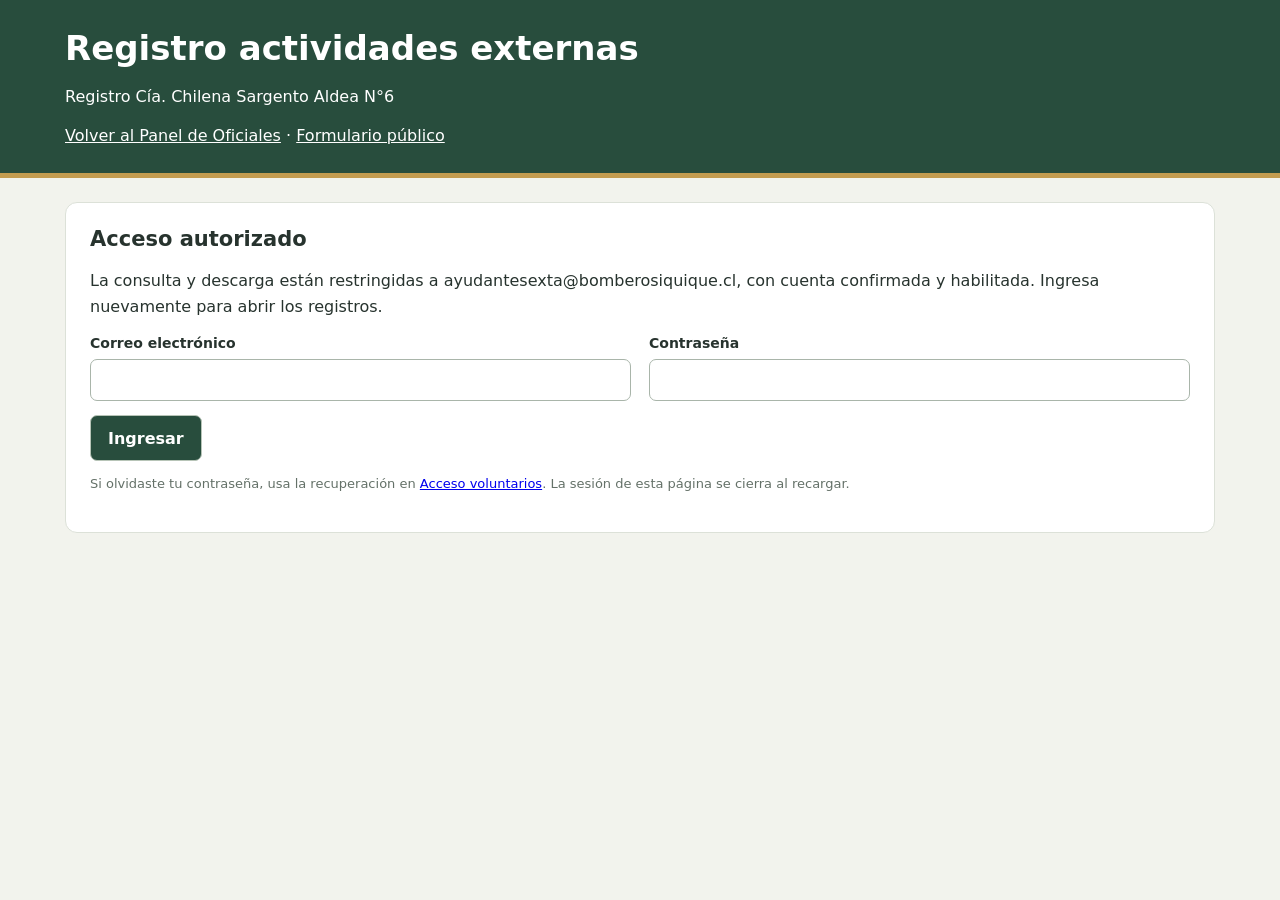
<file: asistencia/gestion.html>
<!doctype html><html lang="es"><head><meta charset="utf-8"><meta name="viewport" content="width=device-width,initial-scale=1"><meta name="referrer" content="no-referrer"><meta http-equiv="Content-Security-Policy" content="default-src 'none'; style-src 'unsafe-inline'; script-src 'self'; connect-src https://qktxtrlfyewmlgcqrkiz.supabase.co; base-uri 'none'; form-action 'none'"><title>Registro actividades externas | Registro Sargento Aldea N°6</title><style>
*{box-sizing:border-box}body{margin:0;font-family:system-ui,sans-serif;color:#27332e;background:#f2f3ed}header{background:#284d3d;color:white;border-bottom:5px solid #c39c50;padding:28px max(20px,calc((100% - 1150px)/2))}h1{font-size:clamp(24px,4vw,34px);margin:0}header a{color:#fff}main{max-width:1190px;margin:auto;padding:24px 20px}.card{background:white;border:1px solid #dce1d8;border-radius:12px;padding:24px;margin-bottom:20px}h2{font-size:21px;margin-top:0}p{line-height:1.6}label{font-weight:650;font-size:14px;display:block}input{font:inherit;padding:12px;border:1px solid #a9b5aa;border-radius:7px;width:100%;margin:8px 0 14px;min-width:0}button{font:inherit;font-weight:650;cursor:pointer;min-height:46px;border-radius:7px;padding:11px 17px;border:1px solid #b7c4b7;background:#284d3d;color:white}button:disabled{opacity:.5;cursor:default}.grid{display:grid;grid-template-columns:1fr 1fr;gap:18px}.actions{display:flex;gap:12px;flex-wrap:wrap;align-items:center}.hint{color:#647168;font-size:13px}.table{overflow-x:auto}table{border-collapse:collapse;width:100%;font-size:14px}th,td{padding:12px;text-align:left;border-bottom:1px solid #dce1d8;vertical-align:top;overflow-wrap:anywhere}th{background:#edf1e9}.guest{margin:0 0 8px;min-width:160px}#status{padding:14px 0;white-space:pre-line}#status.error{color:#9a1a1a}input:focus-visible,button:focus-visible,a:focus-visible{outline:3px solid #c39c50;outline-offset:3px}[hidden]{display:none!important}@media(max-width:700px){.grid{grid-template-columns:1fr}.card{padding:18px}main{padding:20px 12px}}
</style></head><body><header><h1>Registro actividades externas</h1><p>Registro Cía. Chilena Sargento Aldea N°6</p><a href="../acceso.html">Volver al Panel de Oficiales</a> · <a href="./">Formulario público</a></header><main>
<section id="login" class="card"><h2>Acceso autorizado</h2><p>La consulta y descarga están restringidas a ayudantesexta@bomberosiquique.cl, con cuenta confirmada y habilitada. Ingresa nuevamente para abrir los registros.</p><form id="loginForm"><div class="grid"><label>Correo electrónico<input id="email" type="email" autocomplete="username" required></label><label>Contraseña<input id="password" type="password" autocomplete="current-password" required></label></div><button type="submit">Ingresar</button></form><p class="hint">Si olvidaste tu contraseña, usa la recuperación en <a href="../acceso.html">Acceso voluntarios</a>. La sesión de esta página se cierra al recargar.</p></section>
<p id="status" role="status" aria-live="polite"></p>
<section id="management" hidden><section class="card"><div class="actions"><h2 style="margin:0" id="identity"></h2><button id="logout">Cerrar sesión</button></div><p>Las inscripciones permanecen guardadas en la base de datos privada. El archivo descargado incluye nombres y RUT; compártelo solo con personal autorizado.</p><form id="filters"><div class="grid"><label>Desde (opcional)<input id="from" type="date"></label><label>Hasta (opcional, inclusive)<input id="to" type="date"></label></div><p class="hint">Fechas de recepción en horario de Chile (Santiago). Deja ambos campos vacíos para consultar todo.</p><div class="actions"><button type="submit">Consultar</button><button type="button" id="export">Descargar para Excel · CSV</button></div></form></section>
<section class="card"><h2>Inscripciones recibidas</h2><p id="count" class="hint"></p><div class="table"><table><thead><tr><th>Fecha de recepción</th><th>Comprobante</th><th>Titular</th><th>RUT titular</th><th>Patente</th><th>Acompañantes</th><th>Total personas</th></tr></thead><tbody id="records"></tbody></table></div><button id="more" hidden style="margin-top:18px">Cargar más</button></section></section></main><script src="gestion.js?v=2"></script></body></html>
</file>
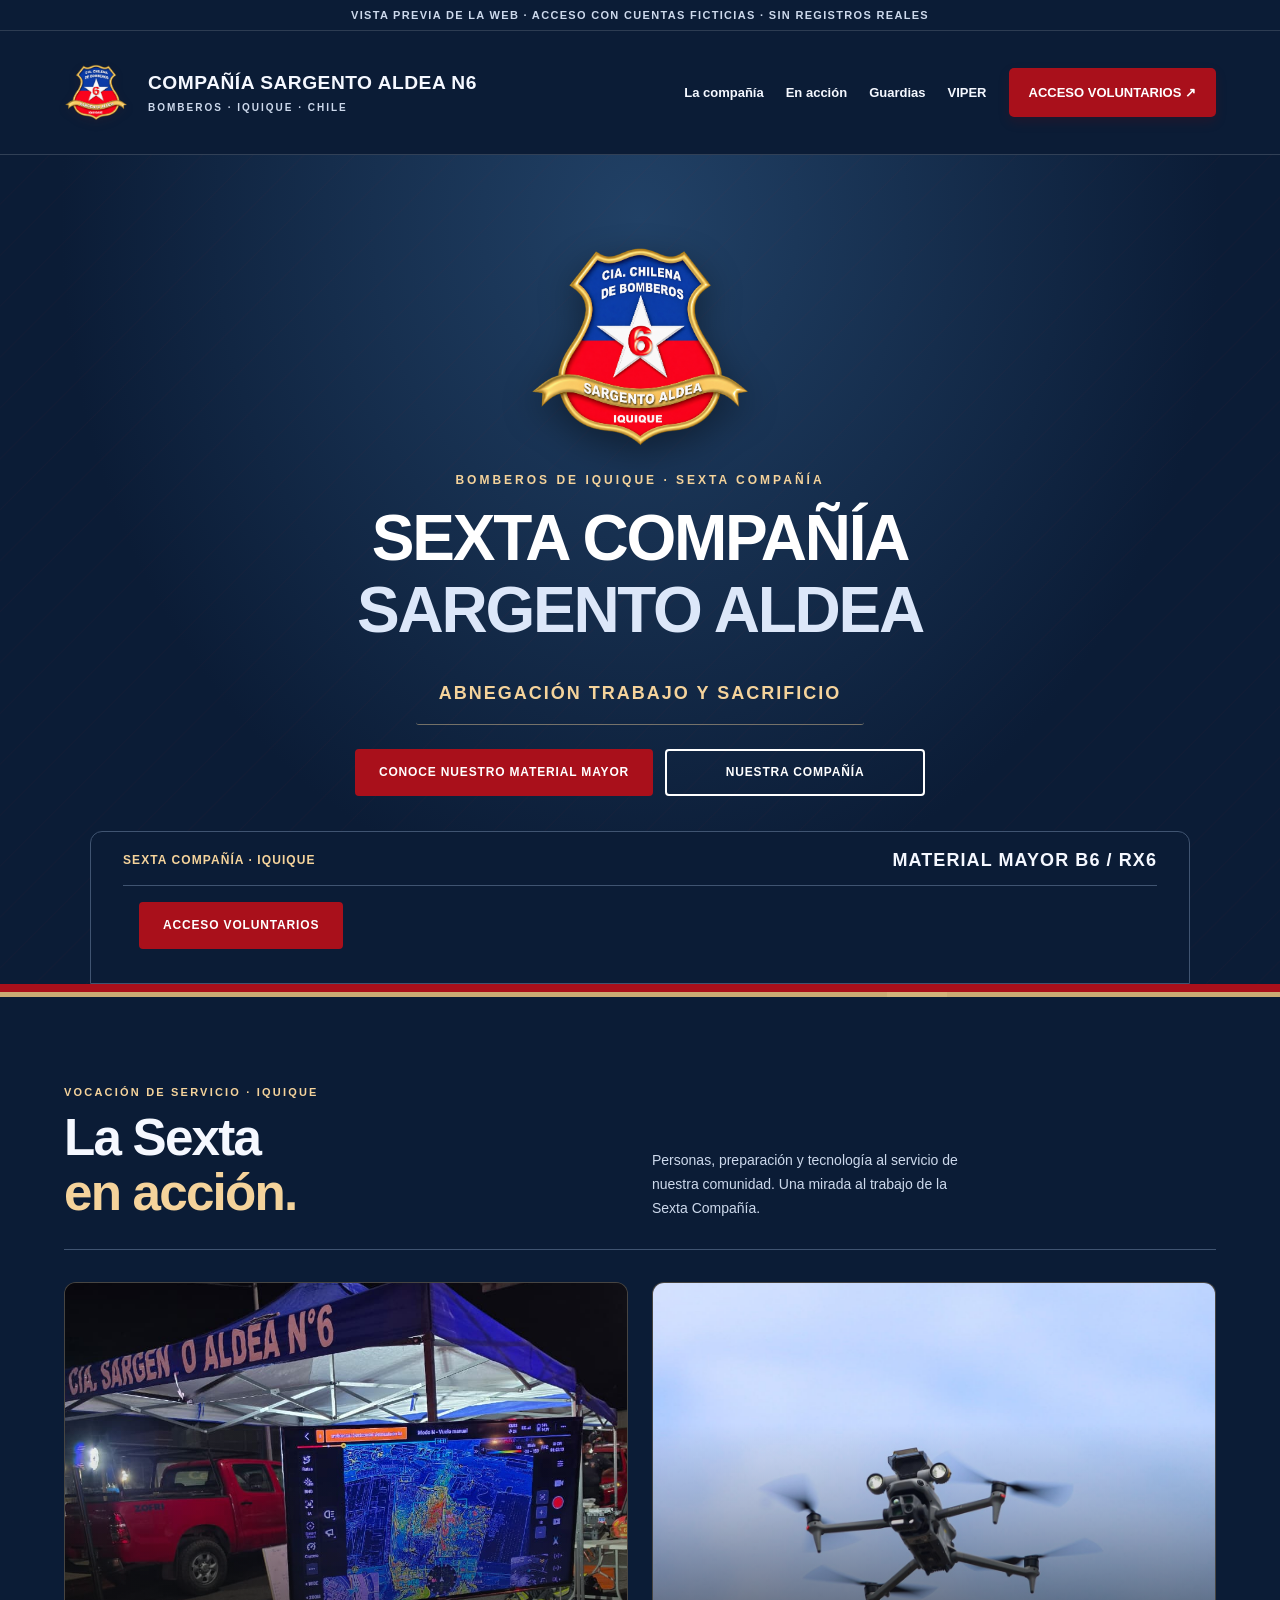
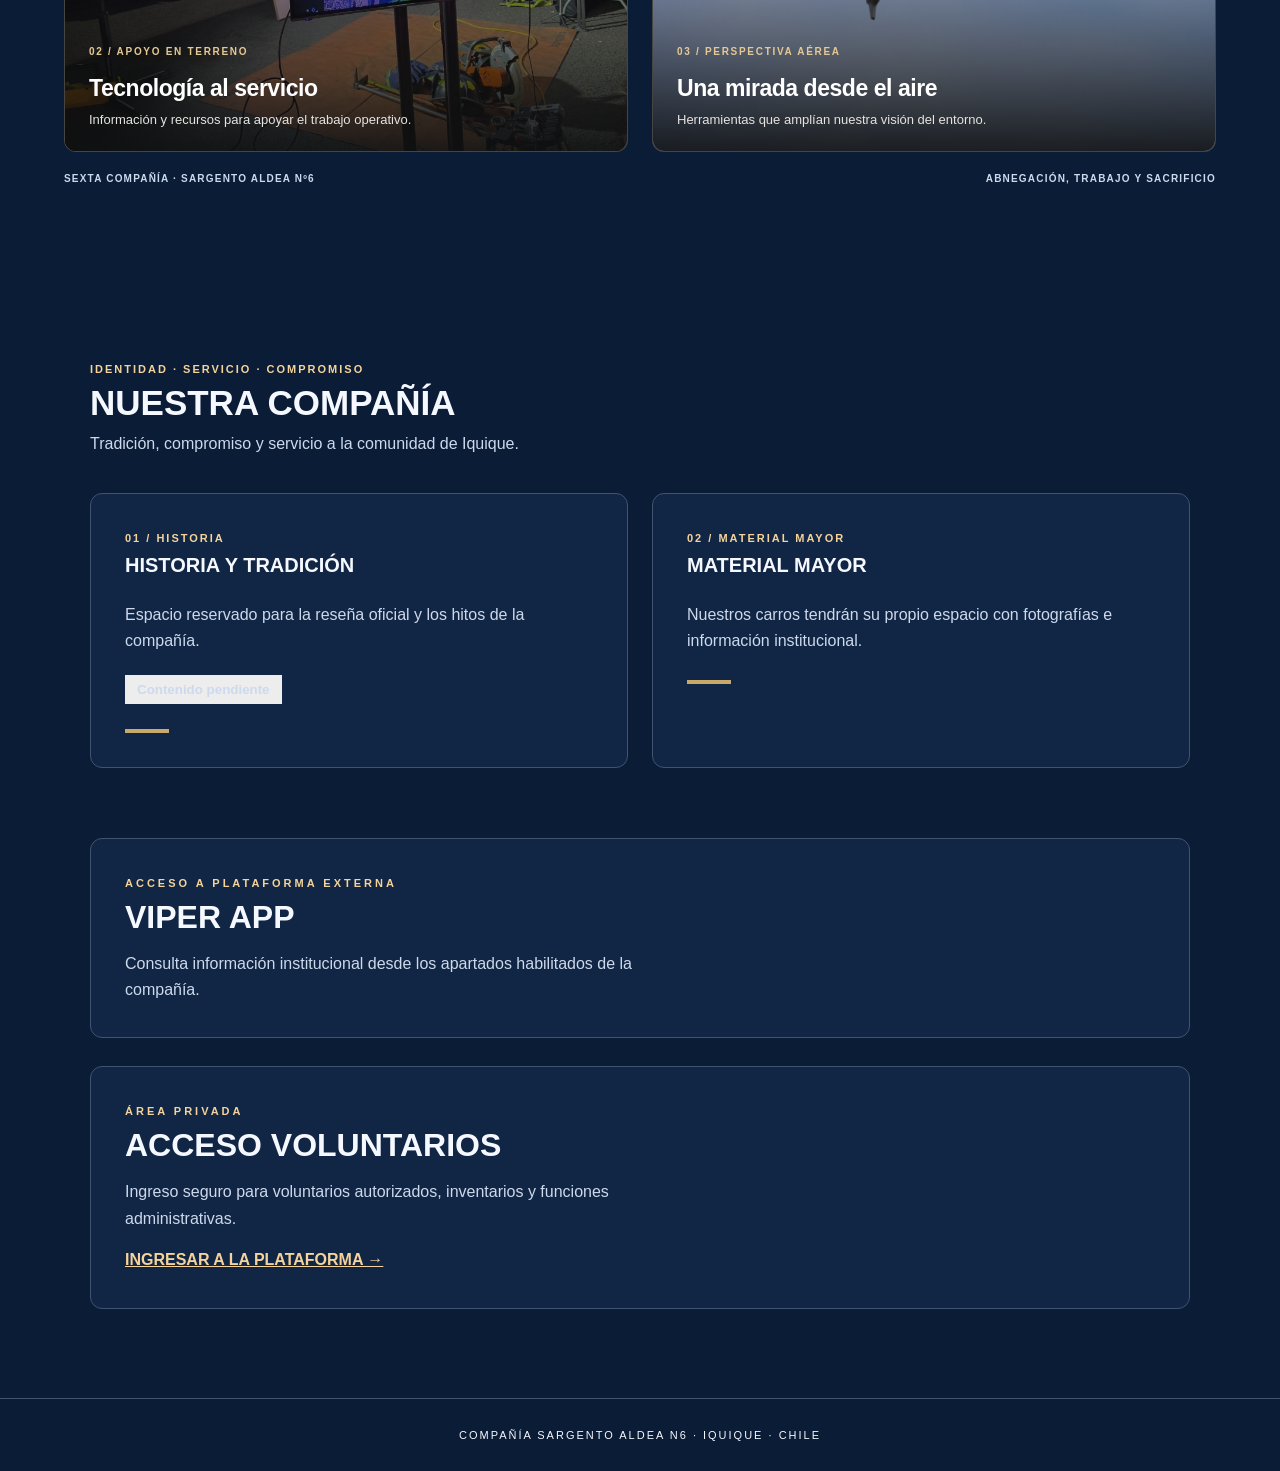
<file: demo/inicio.html>
<!DOCTYPE html>
<html lang="es">
<head>
<meta name="robots" content="noindex,nofollow">
<meta http-equiv="Content-Security-Policy" content="default-src 'none'; style-src 'self' 'unsafe-inline'; img-src 'self'; connect-src 'none'; form-action 'none'; base-uri 'none'; object-src 'none'">
  <meta charset="UTF-8">
  <meta name="viewport" content="width=device-width, initial-scale=1.0">

  <title>Sexta Compañía Sargento Aldea Nº6 | Bomberos de Iquique</title>

  <link rel="stylesheet" href="css/style.css?v=20261102-galeria-v3">
<style>.inicio-institucional .hero-escudo img{mix-blend-mode:normal}</style>
<style>
.inicio-institucional .hero{background:#0b1c36;color:#fff}
.inicio-institucional .hero .sobrelinea,.inicio-institucional .hero h1,.inicio-institucional .hero h1 span,.inicio-institucional .hero .lema{color:#fff}
.inicio-institucional .hero .hero-boton-secundario{background:transparent;color:#fff;border-color:#fff}
</style>
</head>

<body class="inicio-institucional">

<!-- BARRA SUPERIOR -->
<div class="barra-avance">
  VISTA PREVIA DE LA WEB · ACCESO CON CUENTAS FICTICIAS · SIN REGISTROS REALES
</div>

<!-- ENCABEZADO -->
<header class="header">

  <div class="marca">
    <img src="escudo.png" alt="Escudo Sexta Compañía">

    <div>
      <h3>COMPAÑÍA SARGENTO ALDEA N6</h3>
      <p>BOMBEROS · IQUIQUE · CHILE</p>
    </div>
  </div>

<nav>
  <a href="#compania">La compañía</a>
  <a href="#galeria-sexta">En acción</a>
  <a href="index.html">Guardias</a>
  <a href="#viper">VIPER</a>
  <a class="btn-acceso" href="index.html">
    ACCESO VOLUNTARIOS ↗
  </a>
</nav>

</header>


<!-- PORTADA -->
<section class="hero">


  <div class="hero-escudo"><img src="escudo.png" alt="Escudo de la Sexta Compañía Sargento Aldea"></div>

  <div class="hero-contenido">

    <p class="sobrelinea">
      BOMBEROS DE IQUIQUE · SEXTA COMPAÑÍA
    </p>

    <h1>
      SEXTA COMPAÑÍA<br>
      <span>SARGENTO ALDEA</span>
    </h1>

    <div class="lema">
      ABNEGACIÓN TRABAJO Y SACRIFICIO
    </div>

    <div class="hero-botones"><a href="#material-mayor" class="hero-boton hero-boton-principal">CONOCE NUESTRO MATERIAL MAYOR</a><a href="#compania" class="hero-boton hero-boton-secundario">NUESTRA COMPAÑÍA</a></div>

  </div>

  <div id="material-mayor" class="hero-carros" aria-label="Material mayor de la compañía"><div class="hero-carros-titulo"><span>SEXTA COMPAÑÍA · IQUIQUE</span><strong>MATERIAL MAYOR B6 / RX6</strong></div><div style="padding:16px"><a href="index.html" class="hero-boton hero-boton-principal">ACCESO VOLUNTARIOS</a></div></div>

</section>


<!-- FRANJA -->
<div class="franja">
  <span></span>
</div>



<!-- GALERÍA FOTOGRÁFICA -->
<style>
#galeria-sexta{padding:72px 6%;background:#f5f2ed;border-top:0;scroll-margin-top:24px}
#galeria-sexta .galeria-wrap{max-width:1200px;margin:auto}
#galeria-sexta .accion-cabecera{display:flex;align-items:end;justify-content:space-between;gap:32px;margin-bottom:32px;padding-bottom:28px;border-bottom:1px solid #d8cec0}
#galeria-sexta .titulo-rojo{font-size:11px;letter-spacing:.2em;color:#942329;margin:0 0 12px;font-weight:800}
#galeria-sexta h2{font-size:clamp(32px,4vw,52px);line-height:1.08;letter-spacing:-.035em;color:#292624;margin:0}
#galeria-sexta h2 span{display:block;color:#99252c}
#galeria-sexta .galeria-intro{max-width:330px;margin:0;color:#655f58;font-size:14px;line-height:1.7}
#galeria-sexta .galeria-grid{display:grid;grid-template-columns:1.15fr 1fr;gap:20px;align-items:stretch}
#galeria-sexta figure{margin:0;position:relative;overflow:hidden;border:0;border-radius:6px;box-shadow:none;background:#221f1c}
#galeria-sexta .accion-principal{grid-row:span 2;min-height:590px}
#galeria-sexta .accion-secundaria{min-height:285px}
#galeria-sexta figure img{width:100%;height:100%;position:absolute;inset:0;object-fit:cover;display:block}
#galeria-sexta .accion-principal img{object-position:50% 65%}
#galeria-sexta .accion-puesto img{object-position:50% 44%}
#galeria-sexta .accion-dron img{object-position:50% 50%}
#galeria-sexta figure:after{content:"";position:absolute;inset:0;background:linear-gradient(180deg,transparent 30%,rgba(15,16,17,.2) 48%,rgba(15,16,17,.93) 100%);pointer-events:none}
#galeria-sexta figcaption{position:absolute;bottom:0;left:0;right:0;z-index:1;padding:26px;color:#fff;font-size:inherit;letter-spacing:normal;font-weight:400}
#galeria-sexta .accion-etiqueta{display:block;color:#e5c995;font-size:10px;font-weight:800;letter-spacing:.17em;margin-bottom:10px}
#galeria-sexta figcaption h3{font-size:23px;line-height:1.15;color:#fff;margin:0 0 9px;letter-spacing:-.02em}
#galeria-sexta .accion-principal h3{font-size:32px}
#galeria-sexta figcaption p{font-size:13px;line-height:1.6;color:#e5e3e0;margin:0;max-width:350px}
#galeria-sexta .accion-pie{display:flex;justify-content:space-between;gap:16px;padding-top:21px;color:#72695e;font-size:10px;letter-spacing:.12em;font-weight:700}
@media(max-width:800px){
 #galeria-sexta{padding:48px 6%}
 #galeria-sexta .accion-cabecera{display:block}
 #galeria-sexta .galeria-intro{margin-top:18px;max-width:440px}
 #galeria-sexta .galeria-grid{grid-template-columns:1fr 1fr;gap:16px}
 #galeria-sexta .accion-principal{grid-column:1/-1;grid-row:auto;min-height:480px}
 #galeria-sexta .accion-secundaria{min-height:320px}
 #galeria-sexta figcaption{padding:20px}
 #galeria-sexta figcaption h3{font-size:21px}
}
@media(max-width:560px){
 #galeria-sexta .galeria-grid{grid-template-columns:1fr}
 #galeria-sexta .accion-principal{min-height:490px}
 #galeria-sexta .accion-secundaria{min-height:330px}
 #galeria-sexta .accion-principal h3{font-size:29px}
 #galeria-sexta .accion-pie{flex-direction:column;gap:8px}
}
#galeria-sexta .galeria-grid{grid-template-columns:repeat(auto-fit,minmax(min(100%,320px),1fr))}
</style>
<section id="galeria-sexta" class="galeria-sexta" aria-labelledby="galeria-titulo">
 <div class="galeria-wrap">
  <div class="accion-cabecera">
   <div><p class="titulo-rojo">VOCACIÓN DE SERVICIO · IQUIQUE</p><h2 id="galeria-titulo">La Sexta<span>en acción.</span></h2></div>
   <p class="galeria-intro">Personas, preparación y tecnología al servicio de nuestra comunidad. Una mirada al trabajo de la Sexta Compañía.</p>
  </div>
  <div class="galeria-grid">
   <figure class="accion-secundaria accion-puesto"><img src="sexta-foto-1.jpg" alt="Puesto de apoyo de la Sexta Compañía con pantalla de imagen térmica" loading="lazy" decoding="async"><figcaption><span class="accion-etiqueta">02 / APOYO EN TERRENO</span><h3>Tecnología al servicio</h3><p>Información y recursos para apoyar el trabajo operativo.</p></figcaption></figure>
   <figure class="accion-secundaria accion-dron"><img src="sexta-foto-3.jpg" alt="Dron de apoyo de la compañía en vuelo" loading="lazy" decoding="async"><figcaption><span class="accion-etiqueta">03 / PERSPECTIVA AÉREA</span><h3>Una mirada desde el aire</h3><p>Herramientas que amplían nuestra visión del entorno.</p></figcaption></figure>
  </div>
  <div class="accion-pie"><span>SEXTA COMPAÑÍA · SARGENTO ALDEA Nº6</span><span>ABNEGACIÓN, TRABAJO Y SACRIFICIO</span></div>
 </div>
</section>

<!-- NUESTRA COMPAÑÍA -->
<section id="compania" class="compania">

  <div class="contenedor">

    <p class="titulo-rojo">
      IDENTIDAD · SERVICIO · COMPROMISO
    </p>

    <h2>NUESTRA COMPAÑÍA</h2>

    <p class="intro">
      Tradición, compromiso y servicio a la comunidad de Iquique.
    </p>


    <div class="tarjetas">

      <article class="tarjeta">

        <span>01 / HISTORIA</span>

        <h3>HISTORIA Y TRADICIÓN</h3>

        <p>
          Espacio reservado para la reseña oficial y los hitos de la compañía.
        </p>

        <small>Contenido pendiente</small>

      </article>


      <article class="tarjeta">

        <span>02 / MATERIAL MAYOR</span>

        <h3>MATERIAL MAYOR</h3>

        <p>
          Nuestros carros tendrán su propio espacio con fotografías e información institucional.
        </p>

      </article>



    </div>


    <!-- VIPER -->
    <div id="viper" class="viper">

      <div>

        <span>ACCESO A PLATAFORMA EXTERNA</span>

        <h2>VIPER APP</h2>

        <p>
         
Consulta información institucional desde los apartados habilitados de la compañía.</p>
      </div>
    </div>
    <div id="acceso" class="viper" style="margin-top:28px">
      <div><span>ÁREA PRIVADA</span><h2>ACCESO VOLUNTARIOS</h2>
      <p>Ingreso seguro para voluntarios autorizados, inventarios y funciones administrativas.</p>
      <p><a href="index.html" style="font-weight:bold;color:var(--acento-claro)">INGRESAR A LA PLATAFORMA →</a></p>
      </div>
    </div>
  </div>
</section>
<footer>COMPAÑÍA SARGENTO ALDEA N6 · IQUIQUE · CHILE</footer>
<style>
.inicio-institucional {
  --fondo-marino: #0b1c36;
  --texto-claro: #f5f8ff;
  --texto-secundario: #cdd9ec;
  --acento-claro: #f5d39b;
  background: var(--fondo-marino);
  color: var(--texto-claro);
}
.inicio-institucional :is(.barra-avance,.header,.hero,.hero-carros,.compania,.tarjeta,.viper,footer),
.inicio-institucional #galeria-sexta {
  background: var(--fondo-marino);
  color: var(--texto-claro);
}
.inicio-institucional .header nav { background: transparent; }
.inicio-institucional :is(.marca h3,.header nav a:not(.btn-acceso),.compania h2,.tarjeta h3,.hero-carros-titulo strong),
.inicio-institucional #galeria-sexta h2 { color: var(--texto-claro); }
.inicio-institucional :is(.marca p,.intro,.tarjeta p,.tarjeta small,.viper p),
.inicio-institucional #galeria-sexta :is(.galeria-intro,.accion-pie) { color: var(--texto-secundario); }
.inicio-institucional :is(.titulo-rojo,.tarjeta span,.viper span,.viper a,.hero-carros-titulo),
.inicio-institucional #galeria-sexta :is(.titulo-rojo,h2 span) { color: var(--acento-claro); }
.inicio-institucional :is(.tarjeta,.viper,.hero-carros) { box-shadow: none; }
.inicio-institucional #galeria-sexta .accion-cabecera { border-color: #405471; }
</style>
<style>
.inicio-institucional .barra-avance {
  padding: 9px 5%;
  border-bottom: 1px solid #ffffff24;
  color: #cdd9ec;
  letter-spacing: .12em;
}
.inicio-institucional .header {
  padding: 16px max(5%, calc((100% - 1240px)/2));
  border-bottom: 1px solid #ffffff28;
  box-shadow: none;
}
.inicio-institucional .marca img { width: 64px; }
.inicio-institucional .hero {
  background: radial-gradient(ellipse at 50% 8%, #214166 0%, #0b1c36 64%);
  padding-top: clamp(44px, 7vw, 96px);
}
.inicio-institucional .hero-escudo { width: min(226px, 46vw); margin-bottom: 24px; }
.inicio-institucional .hero-escudo img { max-height: 218px; filter: drop-shadow(0 12px 18px #0006); }
.inicio-institucional .hero h1 { letter-spacing: -.035em; }
.inicio-institucional .hero h1 span { color: #dce7f9; }
.inicio-institucional .hero .sobrelinea { color: #f5d39b; }
.inicio-institucional .hero .lema {
  background: transparent;
  border-bottom: 1px solid #f5d39b70;
  color: #f5d39b;
  margin: 16px auto 24px;
}
.inicio-institucional .hero-carros {
  width: min(1100px,100%);
  border: 1px solid #405471;
  border-radius: 12px 12px 0 0;
  padding: 18px clamp(16px,3vw,32px);
}
.inicio-institucional .hero-carros-titulo { border-color: #405471; }
.inicio-institucional #galeria-sexta,
.inicio-institucional .compania { padding-block: clamp(44px,7vw,90px); }
.inicio-institucional #galeria-sexta .galeria-grid {
  grid-template-columns: repeat(2,minmax(0,1fr));
  gap: clamp(14px,2.5vw,28px);
}
.inicio-institucional #galeria-sexta figure {
  min-height: clamp(290px,38vw,470px);
  border: 1px solid #ffffff2b;
  border-radius: 12px;
}
.inicio-institucional .tarjetas { grid-template-columns: repeat(2,minmax(0,1fr)); }
.inicio-institucional :is(.tarjeta,.viper) {
  background: #112644;
  border: 1px solid #405471;
  border-radius: 12px;
  padding: clamp(20px,3vw,34px);
}
.inicio-institucional .viper a:hover,
.inicio-institucional .header nav a:not(.btn-acceso):hover { color: #f5d39b; }
.inicio-institucional a:focus-visible { outline: 2px solid #f5d39b; outline-offset: 4px; }
.inicio-institucional footer { border-top: 1px solid #405471; }
@media (max-width: 650px) {
  .inicio-institucional #galeria-sexta .galeria-grid,
  .inicio-institucional .tarjetas { grid-template-columns: 1fr; }
}
</style>
<style>
.inicio-institucional :is(.hero-carros,.galeria-wrap,.compania .contenedor) {
  width: 100%;
  max-width: 1100px;
  margin-inline: auto;
}
.inicio-institucional :is(.hero,#galeria-sexta,.compania) { padding-inline: 5%; }
.inicio-institucional .hero-contenido { max-width: 920px; margin-inline: auto; text-align: center; }
.inicio-institucional .hero h1 { margin-inline: auto; text-wrap: balance; }
.inicio-institucional .hero-botones > a { min-width: min(100%, 260px); }
.inicio-institucional #galeria-sexta .accion-cabecera {
  display: grid;
  grid-template-columns: repeat(2,minmax(0,1fr));
  align-items: end;
  gap: 24px;
  text-align: left;
}
.inicio-institucional #galeria-sexta .galeria-intro { max-width: 42ch; }
.inicio-institucional :is(#galeria-sexta .galeria-grid,.tarjetas) { gap: 24px; }
.inicio-institucional #galeria-sexta figure figcaption {
  display: grid;
  align-content: end;
  gap: 8px;
  min-height: 145px;
  padding: 20px 24px;
  text-align: left;
}
.inicio-institucional #galeria-sexta figcaption :is(h3,p) { margin: 0; }
.inicio-institucional .compania { text-align: left; }
.inicio-institucional .compania .intro { max-width: 65ch; margin: 12px 0 28px; }
.inicio-institucional :is(.tarjeta,.viper) { text-align: left; }
.inicio-institucional :is(.tarjeta,.viper) :is(h2,h3) { margin: 8px 0 12px; }
.inicio-institucional :is(.tarjeta,.viper) p { max-width: 65ch; line-height: 1.65; }
@media (max-width: 650px) {
  .inicio-institucional #galeria-sexta .accion-cabecera { grid-template-columns: 1fr; gap: 12px; }
}
</style>
</body></html>
</file>
<file: css/style.css>
* {
  box-sizing: border-box;
  margin: 0;
  padding: 0;
}

html {
  scroll-behavior: smooth;
}

body {
  font-family: Arial, Helvetica, sans-serif;
  background: white;
  color: #20252a;
}


/* ==============================
   BARRA SUPERIOR
================================ */

.barra-avance {
  background: #e9edf0;
  border-bottom: 4px solid #a91626;
  text-align: center;
  padding: 8px;
  font-size: 11px;
  letter-spacing: 1px;
  color: #777;
}


/* ==============================
   HEADER
================================ */

.header {
  min-height: 115px;
  display: flex;
  align-items: center;
  justify-content: space-between;
  padding: 20px 6%;
  background: white;
}

.marca {
  display: flex;
  align-items: center;
  gap: 18px;
}

.marca img {
  width: 55px;
  height: auto;
}

.marca h3 {
  font-size: 17px;
  letter-spacing: .5px;
}

.marca p {
  margin-top: 8px;
  font-size: 10px;
  letter-spacing: 4px;
  color: #888;
}

nav {
  display: flex;
  align-items: center;
  gap: 35px;
}

nav a {
  color: #252525;
  text-decoration: none;
  font-weight: bold;
  font-size: 13px;
}

.btn-acceso {
  background: #ad1726;
  color: white !important;
  padding: 20px 28px;
  border-radius: 3px;
}


/* ==============================
   HERO
================================ */

.hero {
  position: relative;
  min-height: 440px;
  display: flex;
  justify-content: center;
  align-items: center;
  overflow: hidden;

  background:
    linear-gradient(
      135deg,
      #18222a,
      #202a31
    );
}

.hero::before {
  content: "";
  position: absolute;
  inset: 0;
  opacity: .15;

  background-image:
    repeating-linear-gradient(
      130deg,
      transparent,
      transparent 30px,
      rgba(255,255,255,.03) 31px,
      transparent 32px
    );
}

.numero-fondo {
  position: absolute;
  right: 6%;
  top: -20px;
  font-size: 310px;
  font-weight: bold;
  color: rgba(255,255,255,.025);
}

.hero-contenido {
  position: relative;
  z-index: 2;
  text-align: center;
  color: white;
}

.sobrelinea {
  margin-bottom: 22px;
  color: #d3af75;
  font-size: 11px;
  font-weight: bold;
  letter-spacing: 5px;
}

.hero h1 {
  font-size: clamp(3rem, 6vw, 5.5rem);
  line-height: 1.05;
  font-weight: 900;
}

.lema {
  margin: 35px auto;
  padding: 0 40px;
  width: fit-content;
  color: #dfbd82;
  font-size: 20px;
  font-weight: bold;
  letter-spacing: 3px;
}

.conoce {
  display: inline-block;
  margin-top: 10px;
  padding-bottom: 12px;
  border-bottom: 1px solid rgba(255,255,255,.35);
  color: white;
  text-decoration: none;
  font-size: 11px;
  font-weight: bold;
  letter-spacing: 2px;
}


/* ==============================
   FRANJA
================================ */

.franja {
  height: 5px;
  background: #a91626;
  position: relative;
}

.franja span {
  position: absolute;
  right: 26%;
  width: 60px;
  height: 5px;
  background: #d2b37b;
}


/* ==============================
   MATERIAL MAYOR
================================ */

.material {
  background: white;
  padding: 35px 5% 20px;
}

.material-imagen {
  min-height: 440px;
  display: flex;
  align-items: center;
  justify-content: center;
  gap: 40px;
  position: relative;
  padding: 30px 0;

  background:
    linear-gradient(
      135deg,
      transparent 0 45%,
      rgba(185,0,20,.05) 45% 50%,
      transparent 50%
    );
}

.escudo-grande {
  width: 290px;
  max-width: 25%;
  height: auto;
}

.carros-img {
  width: 860px;
  max-width: 70%;
  height: auto;
  display: block;
}

.material-info {
  border-top: 1px solid #ddd;
  padding: 20px 0;

  display: flex;
  justify-content: space-between;
  align-items: center;
}

.material-info span {
  color: #777;
  font-size: 11px;
  font-weight: bold;
  letter-spacing: 2px;
}

.material-info strong {
  font-size: 27px;
  letter-spacing: 5px;
}

.material-info strong b {
  color: #a71927;
}

.material-info strong em {
  margin: 0 12px;
  color: #c5a66c;
  font-style: normal;
}


/* ==============================
   COMPAÑÍA
================================ */

.compania {
  background: #f0f1f2;
  padding: 65px 0;
}

.contenedor {
  width: 88%;
  max-width: 1400px;
  margin: auto;
}

.titulo-rojo {
  color: #9f1b29;
  font-size: 11px;
  font-weight: bold;
  letter-spacing: 2px;
}

.compania h2 {
  margin-top: 8px;
  font-size: 35px;
}

.intro {
  margin-top: 15px;
  color: #777;
}


/* ==============================
   TARJETAS
================================ */

.tarjetas {
  margin-top: 40px;
  display: grid;
  grid-template-columns: repeat(3, 1fr);
  gap: 25px;
}

.tarjeta {
  min-height: 260px;
  padding: 38px 35px;
  background: white;
  border-top: 3px solid #a71927;
  box-shadow: 0 1px 3px rgba(0,0,0,.08);
}

.tarjeta span {
  color: #9f1b29;
  font-size: 11px;
  font-weight: bold;
  letter-spacing: 2px;
}

.tarjeta h3 {
  margin-top: 25px;
  font-size: 20px;
}

.tarjeta p {
  margin-top: 25px;
  color: #777;
  line-height: 1.7;
}

.tarjeta small {
  display: inline-block;
  margin-top: 20px;
  padding: 7px 12px;
  background: #ededed;
  color: #555;
  font-weight: bold;
}


/* ==============================
   VIPER
================================ */

.viper {
  margin-top: 70px;
  padding: 40px;
  background: white;
  border-left: 5px solid #a71927;

  display: flex;
  justify-content: space-between;
  align-items: center;
}

.viper span {
  color: #a71927;
  font-size: 11px;
  font-weight: bold;
  letter-spacing: 3px;
}

.viper h2 {
  margin-top: 15px;
  font-size: 32px;
}

.viper p {
  margin-top: 15px;
}

.viper small {
  display: block;
  margin-top: 15px;
  color: #777;
  max-width: 750px;
  line-height: 1.5;
}

.btn-viper {
  background: #ad1726;
  padding: 20px 28px;
  color: white;
  text-decoration: none;
  font-weight: bold;
  border-radius: 3px;
}


/* ==============================
   ACCESO
================================ */

.acceso {
  padding: 70px 0;
  background: #202a31;
  color: white;
}

.acceso p {
  margin-top: 15px;
  color: #ccc;
}


/* ==============================
   FOOTER
================================ */

footer {
  padding: 30px;
  text-align: center;
  background: #151c21;
  border-top: 4px solid #a71927;
  color: #aaa;
  font-size: 11px;
  letter-spacing: 2px;
}


/* ==============================
   TABLET
================================ */

@media (max-width: 900px) {

  .header {
    height: auto;
    padding: 25px;
    flex-direction: column;
    gap: 25px;
  }

  nav {
    flex-wrap: wrap;
    justify-content: center;
    gap: 20px;
  }

  .hero {
    min-height: 420px;
  }

  .numero-fondo {
    font-size: 200px;
  }

  .material-imagen {
    flex-direction: column;
    min-height: auto;
    padding: 40px 0;
  }

  .escudo-grande {
    width: 220px;
    max-width: 80%;
  }

  .carros-img {
    width: 100%;
    max-width: 700px;
  }

  .tarjetas {
    grid-template-columns: 1fr;
  }

  .viper {
    flex-direction: column;
    align-items: flex-start;
    gap: 30px;
  }
}


/* ==============================
   CELULAR
================================ */

@media (max-width: 600px) {

  .marca {
    flex-direction: column;
    text-align: center;
  }

  .marca h3 {
    font-size: 14px;
  }

  .marca p {
    letter-spacing: 2px;
  }

  nav {
    flex-direction: column;
    width: 100%;
  }

  nav a {
    text-align: center;
  }

  .btn-acceso {
    width: 100%;
  }

  .hero h1 {
    font-size: 2.5rem;
  }

  .sobrelinea {
    letter-spacing: 2px;
  }

  .lema {
    font-size: 14px;
    padding: 0;
    letter-spacing: 2px;
  }

  .numero-fondo {
    font-size: 140px;
  }

  .material-info {
    flex-direction: column;
    gap: 15px;
    text-align: center;
  }

  .material {
    padding-left: 20px;
    padding-right: 20px;
  }

  .tarjeta {
    padding: 30px 25px;
  }

  .viper {
    padding: 30px 25px;
  }

  .btn-viper {
    width: 100%;
    text-align: center;
  }
}
/* ==============================
   PÁGINAS INTERNAS
================================ */

.pagina-interna {
  min-height: 70vh;
  background: #f0f1f2;
  padding: 60px 6%;
}

.titulo-interno {
  max-width: 1200px;
  margin: auto;
}

.titulo-interno p {
  color: #a71927;
  font-size: 11px;
  font-weight: bold;
  letter-spacing: 3px;
}

.titulo-interno h1 {
  margin-top: 10px;
  font-size: 48px;
  color: #20252a;
}

.titulo-interno span {
  display: block;
  margin-top: 15px;
  color: #777;
  font-size: 17px;
}

.bloques-guardia {
  max-width: 1200px;
  margin: 45px auto 0;

  display: grid;
  grid-template-columns: repeat(2, 1fr);
  gap: 30px;
}

.guardia-card {
  background: white;
  padding: 40px;
  border-top: 4px solid #a71927;
  box-shadow: 0 2px 8px rgba(0,0,0,.08);
}

.guardia-card span {
  color: #a71927;
  font-size: 11px;
  font-weight: bold;
  letter-spacing: 2px;
}

.guardia-card h2 {
  margin-top: 20px;
  font-size: 27px;
}

.guardia-card p {
  margin-top: 18px;
  color: #777;
  line-height: 1.6;
}

.guardia-card button {
  margin-top: 30px;
  padding: 15px 20px;

  background: #ad1726;
  color: white;

  border: none;
  border-radius: 3px;

  font-weight: bold;
  cursor: pointer;
}

.volver {
  max-width: 1200px;
  margin: 40px auto 0;
}

.volver a {
  color: #a71927;
  text-decoration: none;
  font-weight: bold;
}

@media (max-width: 700px) {

  .bloques-guardia {
    grid-template-columns: 1fr;
  }

  .titulo-interno h1 {
    font-size: 36px;
  }

}
/* ==============================
   INVENTARIO
================================ */

.inventario-carros {
  max-width: 1200px;
  margin: 45px auto 0;

  display: grid;
  grid-template-columns: repeat(2, 1fr);
  gap: 30px;
}

.carro-card {
  background: white;
  padding: 40px;
  border-top: 4px solid #a71927;
  box-shadow: 0 2px 8px rgba(0,0,0,.08);
}

.carro-numero {
  display: inline-flex;
  align-items: center;
  justify-content: center;

  min-width: 90px;
  height: 55px;

  padding: 0 20px;

  background: #a71927;
  color: white;

  font-size: 27px;
  font-weight: 900;
  letter-spacing: 2px;
}

.carro-card h2 {
  margin-top: 25px;
  font-size: 28px;
}

.carro-card p {
  margin-top: 18px;
  color: #777;
  line-height: 1.6;
}

.carro-card a {
  display: inline-block;

  margin-top: 30px;

  padding: 15px 20px;

  background: #202a31;
  color: white;

  text-decoration: none;
  font-weight: bold;

  border-radius: 3px;
}

.carro-card a:hover {
  background: #a71927;
}

@media (max-width: 700px) {

  .inventario-carros {
    grid-template-columns: 1fr;
  }

}
/* ==============================
   TABLA INVENTARIO
================================ */

.tabla-inventario {
  max-width: 1200px;
  margin: 45px auto 0;
  background: white;
  box-shadow: 0 2px 8px rgba(0,0,0,.08);
}

.fila-inventario {
  display: grid;
  grid-template-columns: 2fr 1.3fr 2fr;
  gap: 15px;
  align-items: center;
  padding: 18px 20px;
  border-bottom: 1px solid #e5e5e5;
}

.encabezado-inventario {
  background: #202a31;
  color: white;
  font-size: 12px;
  font-weight: bold;
  letter-spacing: 1px;
}

.estado,
.fila-inventario input {
  width: 100%;
  padding: 10px;
  border: 1px solid #ccc;
  border-radius: 3px;
}

@media (max-width: 700px) {

  .fila-inventario {
    grid-template-columns: 1fr;
  }

  .encabezado-inventario {
    display: none;
  }

}
/* ==============================
   TABLA INVENTARIO
================================ */

.tabla-inventario {
  max-width: 1200px;
  margin: 45px auto 0;
  background: white;
  box-shadow: 0 2px 8px rgba(0,0,0,.08);
}

.fila-inventario {
  display: grid;
  grid-template-columns: 2fr 1.3fr 2fr;
  gap: 15px;
  align-items: center;
  padding: 18px 20px;
  border-bottom: 1px solid #e5e5e5;
}

.encabezado-inventario {
  background: #202a31;
  color: white;
  font-size: 12px;
  font-weight: bold;
  letter-spacing: 1px;
}

.estado,
.fila-inventario input {
  width: 100%;
  padding: 10px;
  border: 1px solid #ccc;
  border-radius: 3px;
}

@media (max-width: 700px) {

  .fila-inventario {
    grid-template-columns: 1fr;
  }

  .encabezado-inventario {
    display: none;
  }

}

/* ===========================================================
   REDISEÑO INSTITUCIONAL — PORTADA SEXTA COMPAÑÍA (2026-11)
   Sólo la portada; preserva páginas de inventario y acceso.
=========================================================== */
.inicio-institucional { color:#3b2527; background:#fff; }
.inicio-institucional .barra-avance { background:#991720; border-bottom:3px solid #c7a365; color:#fff; font-weight:700; letter-spacing:.075em; }
.inicio-institucional .header { min-height:124px; background:#fff; border-bottom:5px solid #b5121b; box-shadow:0 5px 18px rgba(128,17,26,.08); position:relative; z-index:4; }
.inicio-institucional .marca { gap:20px; }
.inicio-institucional .marca img { width:104px; max-height:115px; object-fit:contain; filter:drop-shadow(0 4px 5px rgba(98,23,27,.13)); }
.inicio-institucional .marca h3 { color:#8f1017; font-size:clamp(16px,1.5vw,22px); font-weight:900; }
.inicio-institucional .marca p { color:#7d5454; letter-spacing:2px; font-weight:700; }
.inicio-institucional nav { gap:22px; }
.inicio-institucional nav a { color:#783036; }
.inicio-institucional nav a:hover { color:#b5121b; }
.inicio-institucional .btn-acceso { background:#a9101b; color:#fff!important; border-radius:5px; padding:17px 20px; box-shadow:0 5px 12px rgba(136,0,0,.16); }
.inicio-institucional .hero { min-height:640px; padding:64px 6% 75px; flex-direction:column; background:linear-gradient(145deg,#fff 3%,#fff8f5 60%,#f6e8e2 100%); border-bottom:8px solid #a9101b; }
.inicio-institucional .hero::before { background-image:repeating-linear-gradient(135deg,transparent 0 34px,rgba(161,32,39,.045) 35px,transparent 36px); opacity:1; }
.inicio-institucional .numero-fondo { color:rgba(155,18,28,.05); font-size:clamp(170px,26vw,380px); top:6%; right:5%; line-height:1; pointer-events:none; }
.inicio-institucional .hero-escudo { position:relative; z-index:2; width:min(235px,46vw); padding:10px; margin-bottom:20px; display:flex; justify-content:center; align-items:center; }
.inicio-institucional .hero-escudo img { display:block; width:100%; max-height:225px; object-fit:contain; filter:drop-shadow(0 12px 13px rgba(127,40,35,.2)); }
.inicio-institucional .hero-contenido { color:#8f1017; max-width:950px; }
.inicio-institucional .sobrelinea { color:#9c3238; letter-spacing:3px; margin-bottom:16px; font-size:12px; }
.inicio-institucional .hero h1 { color:#98131d; font-size:clamp(38px,5.4vw,76px); line-height:1.12; text-wrap:balance; }
.inicio-institucional .hero h1 span { color:#541f25; }
.inicio-institucional .lema { background:#a9101b; color:#fff; border-bottom:4px solid #d1ad6f; font-size:clamp(12px,1.5vw,18px); letter-spacing:2px; padding:17px 23px; border-radius:3px; max-width:100%; line-height:1.5; }
.inicio-institucional .conoce { color:#8f1017; border-bottom:2px solid #b5121b; font-size:12px; }
.inicio-institucional .franja { background:#caab74; }
.inicio-institucional .material { background:#fff; }
.inicio-institucional .material-imagen { background:linear-gradient(140deg,#fff 0%,#fff6f3 100%); border-radius:12px; }
.inicio-institucional .escudo-grande { width:340px; max-width:27%; filter:drop-shadow(0 8px 9px rgba(123,23,30,.15)); }
.inicio-institucional .material-info strong b { color:#aa1320; }
.inicio-institucional .compania { background:#fff5f2; }
.inicio-institucional .compania h2 { color:#8f1017; }
.inicio-institucional .tarjeta { border-top:5px solid #b5121b; box-shadow:0 4px 16px rgba(124,31,33,.08); border-radius:5px; }
.inicio-institucional .viper { border-left:6px solid #b5121b; box-shadow:0 4px 14px rgba(133,36,38,.06); }
.inicio-institucional footer { background:#8f1017; color:#fff; border-top:5px solid #c8a96b; }
@media(max-width:900px) {
 .inicio-institucional .header { padding:20px 5%; }
 .inicio-institucional .hero { min-height:0; padding:48px 5% 60px; }
 .inicio-institucional .marca img { width:90px; }
}
@media(max-width:600px) {
 .inicio-institucional .marca { flex-direction:row; text-align:left; gap:12px; }
 .inicio-institucional .marca img { width:76px; }
 .inicio-institucional .marca h3 { font-size:14px; }
 .inicio-institucional .marca p { font-size:9px; letter-spacing:1px; }
 .inicio-institucional .hero-escudo { width:170px; }
 .inicio-institucional .hero h1 { font-size:clamp(32px,9vw,48px); }
 .inicio-institucional .sobrelinea { letter-spacing:1px; }
 .inicio-institucional .lema { margin:24px auto; }
 .inicio-institucional .material-imagen { gap:18px; }
 .inicio-institucional .escudo-grande { width:170px; max-width:65%; }
}


/* PORTADA BOMBERIL FORMAL · SEGUNDA ETAPA · ESPECÍFICO DE INICIO */
.inicio-institucional .hero { padding-top:36px; padding-bottom:0; min-height:0; }
.inicio-institucional .hero-escudo { width:min(180px,35vw); padding:0; margin-bottom:12px; }
.inicio-institucional .hero-escudo img { max-height:180px; mix-blend-mode:multiply; }
.inicio-institucional .hero-contenido { width:100%; }
.inicio-institucional .hero h1 { font-size:clamp(36px,5vw,68px); }
.inicio-institucional .lema { margin:23px auto; }
.inicio-institucional .hero-botones { display:flex; justify-content:center; flex-wrap:wrap; gap:12px; margin-bottom:35px; }
.inicio-institucional .hero-boton { display:inline-flex; align-items:center; justify-content:center; min-height:47px; padding:13px 22px; border-radius:4px; text-decoration:none; font-size:12px; font-weight:900; letter-spacing:.07em; transition:background .2s ease,transform .2s ease; }
.inicio-institucional .hero-boton:hover { transform:translateY(-2px); }
.inicio-institucional .hero-boton-principal { background:#a9101b; color:white; border:2px solid #a9101b; }
.inicio-institucional .hero-boton-secundario { background:#fff; color:#8f1017; border:2px solid #ad7b80; }
.inicio-institucional .hero-carros { position:relative; z-index:2; width:min(1180px,100%); margin:0 auto; background:#fff; border-top:5px solid #b5121b; border-left:1px solid #e7d2d0; border-right:1px solid #e7d2d0; box-shadow:0 0 25px rgba(124,31,33,.07); padding:22px 25px 14px; }
.inicio-institucional .hero-carros-titulo { display:flex; justify-content:space-between; align-items:center; flex-wrap:wrap; gap:12px; border-bottom:1px solid #ebd9d2; padding-bottom:14px; color:#7a2830; font-size:12px; font-weight:800; letter-spacing:.09em; }
.inicio-institucional .hero-carros-titulo strong { color:#a9101b; font-size:18px; }
.inicio-institucional .hero-carros img { width:100%; max-height:400px; object-fit:contain; display:block; margin:auto; }
.inicio-institucional .material { padding-top:45px; }
.inicio-institucional .material-info { border-top:3px solid #b5121b; }
.inicio-institucional .material-info strong { font-size:32px; }
.inicio-institucional .tarjeta h3 { color:#90202a; }
.inicio-institucional .tarjeta::after { content:""; width:44px; height:4px; display:block; background:#c8a96b; margin-top:25px; }
@media(max-width:600px){
 .inicio-institucional .hero { padding:28px 4% 0; }
 .inicio-institucional .hero-escudo { width:145px; }
 .inicio-institucional .hero-carros { padding:16px 12px 8px; }
 .inicio-institucional .hero-carros-titulo strong { font-size:15px; }
 .inicio-institucional .hero-carros img { max-height:260px; }
 .inicio-institucional .hero-boton { width:100%; }
 .inicio-institucional .hero-botones { margin-bottom:23px; }
}


/* Galería fotográfica bomberil formal, visible solo con fotos cargadas */
.inicio-institucional .galeria-sexta { padding:68px 6%; background:#fff; border-top:5px solid #c8a96b; }
.inicio-institucional .galeria-sexta[hidden], .inicio-institucional .galeria-sexta figure[hidden] { display:none!important; }
.inicio-institucional .galeria-wrap { max-width:1370px; margin:auto; }
.inicio-institucional .galeria-wrap h2 { font-size:clamp(28px,4vw,46px); color:#8f1017; margin:10px 0; }
.inicio-institucional .galeria-intro { color:#70575a; line-height:1.6; margin-bottom:28px; }
.inicio-institucional .galeria-grid { display:grid; grid-template-columns:repeat(3,minmax(0,1fr)); gap:19px; }
.inicio-institucional .galeria-grid figure { overflow:hidden; background:#fff7f4; margin:0; border-bottom:4px solid #ac1826; box-shadow:0 5px 18px #8b20201a; }
.inicio-institucional .galeria-grid img { display:block; width:100%; height:350px; object-fit:cover; }
.inicio-institucional .galeria-grid figcaption { color:#8f1017; padding:17px 15px; font-size:12px; font-weight:900; letter-spacing:.05em; }
@media(max-width:900px) {.inicio-institucional .galeria-grid { grid-template-columns:repeat(2,minmax(0,1fr)); }}
@media(max-width:600px) {.inicio-institucional .galeria-sexta {padding:42px 5%;}.inicio-institucional .galeria-grid {grid-template-columns:1fr;}.inicio-institucional .galeria-grid img{height:290px;}}
</file>
<file: demo/css/style.css>
* {
  box-sizing: border-box;
  margin: 0;
  padding: 0;
}

html {
  scroll-behavior: smooth;
}

body {
  font-family: Arial, Helvetica, sans-serif;
  background: white;
  color: #20252a;
}


/* ==============================
   BARRA SUPERIOR
================================ */

.barra-avance {
  background: #e9edf0;
  border-bottom: 4px solid #a91626;
  text-align: center;
  padding: 8px;
  font-size: 11px;
  letter-spacing: 1px;
  color: #777;
}


/* ==============================
   HEADER
================================ */

.header {
  min-height: 115px;
  display: flex;
  align-items: center;
  justify-content: space-between;
  padding: 20px 6%;
  background: white;
}

.marca {
  display: flex;
  align-items: center;
  gap: 18px;
}

.marca img {
  width: 55px;
  height: auto;
}

.marca h3 {
  font-size: 17px;
  letter-spacing: .5px;
}

.marca p {
  margin-top: 8px;
  font-size: 10px;
  letter-spacing: 4px;
  color: #888;
}

nav {
  display: flex;
  align-items: center;
  gap: 35px;
}

nav a {
  color: #252525;
  text-decoration: none;
  font-weight: bold;
  font-size: 13px;
}

.btn-acceso {
  background: #ad1726;
  color: white !important;
  padding: 20px 28px;
  border-radius: 3px;
}


/* ==============================
   HERO
================================ */

.hero {
  position: relative;
  min-height: 440px;
  display: flex;
  justify-content: center;
  align-items: center;
  overflow: hidden;

  background:
    linear-gradient(
      135deg,
      #18222a,
      #202a31
    );
}

.hero::before {
  content: "";
  position: absolute;
  inset: 0;
  opacity: .15;

  background-image:
    repeating-linear-gradient(
      130deg,
      transparent,
      transparent 30px,
      rgba(255,255,255,.03) 31px,
      transparent 32px
    );
}

.numero-fondo {
  position: absolute;
  right: 6%;
  top: -20px;
  font-size: 310px;
  font-weight: bold;
  color: rgba(255,255,255,.025);
}

.hero-contenido {
  position: relative;
  z-index: 2;
  text-align: center;
  color: white;
}

.sobrelinea {
  margin-bottom: 22px;
  color: #d3af75;
  font-size: 11px;
  font-weight: bold;
  letter-spacing: 5px;
}

.hero h1 {
  font-size: clamp(3rem, 6vw, 5.5rem);
  line-height: 1.05;
  font-weight: 900;
}

.lema {
  margin: 35px auto;
  padding: 0 40px;
  width: fit-content;
  color: #dfbd82;
  font-size: 20px;
  font-weight: bold;
  letter-spacing: 3px;
}

.conoce {
  display: inline-block;
  margin-top: 10px;
  padding-bottom: 12px;
  border-bottom: 1px solid rgba(255,255,255,.35);
  color: white;
  text-decoration: none;
  font-size: 11px;
  font-weight: bold;
  letter-spacing: 2px;
}


/* ==============================
   FRANJA
================================ */

.franja {
  height: 5px;
  background: #a91626;
  position: relative;
}

.franja span {
  position: absolute;
  right: 26%;
  width: 60px;
  height: 5px;
  background: #d2b37b;
}


/* ==============================
   MATERIAL MAYOR
================================ */

.material {
  background: white;
  padding: 35px 5% 20px;
}

.material-imagen {
  min-height: 440px;
  display: flex;
  align-items: center;
  justify-content: center;
  gap: 40px;
  position: relative;
  padding: 30px 0;

  background:
    linear-gradient(
      135deg,
      transparent 0 45%,
      rgba(185,0,20,.05) 45% 50%,
      transparent 50%
    );
}

.escudo-grande {
  width: 290px;
  max-width: 25%;
  height: auto;
}

.carros-img {
  width: 860px;
  max-width: 70%;
  height: auto;
  display: block;
}

.material-info {
  border-top: 1px solid #ddd;
  padding: 20px 0;

  display: flex;
  justify-content: space-between;
  align-items: center;
}

.material-info span {
  color: #777;
  font-size: 11px;
  font-weight: bold;
  letter-spacing: 2px;
}

.material-info strong {
  font-size: 27px;
  letter-spacing: 5px;
}

.material-info strong b {
  color: #a71927;
}

.material-info strong em {
  margin: 0 12px;
  color: #c5a66c;
  font-style: normal;
}


/* ==============================
   COMPAÑÍA
================================ */

.compania {
  background: #f0f1f2;
  padding: 65px 0;
}

.contenedor {
  width: 88%;
  max-width: 1400px;
  margin: auto;
}

.titulo-rojo {
  color: #9f1b29;
  font-size: 11px;
  font-weight: bold;
  letter-spacing: 2px;
}

.compania h2 {
  margin-top: 8px;
  font-size: 35px;
}

.intro {
  margin-top: 15px;
  color: #777;
}


/* ==============================
   TARJETAS
================================ */

.tarjetas {
  margin-top: 40px;
  display: grid;
  grid-template-columns: repeat(3, 1fr);
  gap: 25px;
}

.tarjeta {
  min-height: 260px;
  padding: 38px 35px;
  background: white;
  border-top: 3px solid #a71927;
  box-shadow: 0 1px 3px rgba(0,0,0,.08);
}

.tarjeta span {
  color: #9f1b29;
  font-size: 11px;
  font-weight: bold;
  letter-spacing: 2px;
}

.tarjeta h3 {
  margin-top: 25px;
  font-size: 20px;
}

.tarjeta p {
  margin-top: 25px;
  color: #777;
  line-height: 1.7;
}

.tarjeta small {
  display: inline-block;
  margin-top: 20px;
  padding: 7px 12px;
  background: #ededed;
  color: #555;
  font-weight: bold;
}


/* ==============================
   VIPER
================================ */

.viper {
  margin-top: 70px;
  padding: 40px;
  background: white;
  border-left: 5px solid #a71927;

  display: flex;
  justify-content: space-between;
  align-items: center;
}

.viper span {
  color: #a71927;
  font-size: 11px;
  font-weight: bold;
  letter-spacing: 3px;
}

.viper h2 {
  margin-top: 15px;
  font-size: 32px;
}

.viper p {
  margin-top: 15px;
}

.viper small {
  display: block;
  margin-top: 15px;
  color: #777;
  max-width: 750px;
  line-height: 1.5;
}

.btn-viper {
  background: #ad1726;
  padding: 20px 28px;
  color: white;
  text-decoration: none;
  font-weight: bold;
  border-radius: 3px;
}


/* ==============================
   ACCESO
================================ */

.acceso {
  padding: 70px 0;
  background: #202a31;
  color: white;
}

.acceso p {
  margin-top: 15px;
  color: #ccc;
}


/* ==============================
   FOOTER
================================ */

footer {
  padding: 30px;
  text-align: center;
  background: #151c21;
  border-top: 4px solid #a71927;
  color: #aaa;
  font-size: 11px;
  letter-spacing: 2px;
}


/* ==============================
   TABLET
================================ */

@media (max-width: 900px) {

  .header {
    height: auto;
    padding: 25px;
    flex-direction: column;
    gap: 25px;
  }

  nav {
    flex-wrap: wrap;
    justify-content: center;
    gap: 20px;
  }

  .hero {
    min-height: 420px;
  }

  .numero-fondo {
    font-size: 200px;
  }

  .material-imagen {
    flex-direction: column;
    min-height: auto;
    padding: 40px 0;
  }

  .escudo-grande {
    width: 220px;
    max-width: 80%;
  }

  .carros-img {
    width: 100%;
    max-width: 700px;
  }

  .tarjetas {
    grid-template-columns: 1fr;
  }

  .viper {
    flex-direction: column;
    align-items: flex-start;
    gap: 30px;
  }
}


/* ==============================
   CELULAR
================================ */

@media (max-width: 600px) {

  .marca {
    flex-direction: column;
    text-align: center;
  }

  .marca h3 {
    font-size: 14px;
  }

  .marca p {
    letter-spacing: 2px;
  }

  nav {
    flex-direction: column;
    width: 100%;
  }

  nav a {
    text-align: center;
  }

  .btn-acceso {
    width: 100%;
  }

  .hero h1 {
    font-size: 2.5rem;
  }

  .sobrelinea {
    letter-spacing: 2px;
  }

  .lema {
    font-size: 14px;
    padding: 0;
    letter-spacing: 2px;
  }

  .numero-fondo {
    font-size: 140px;
  }

  .material-info {
    flex-direction: column;
    gap: 15px;
    text-align: center;
  }

  .material {
    padding-left: 20px;
    padding-right: 20px;
  }

  .tarjeta {
    padding: 30px 25px;
  }

  .viper {
    padding: 30px 25px;
  }

  .btn-viper {
    width: 100%;
    text-align: center;
  }
}
/* ==============================
   PÁGINAS INTERNAS
================================ */

.pagina-interna {
  min-height: 70vh;
  background: #f0f1f2;
  padding: 60px 6%;
}

.titulo-interno {
  max-width: 1200px;
  margin: auto;
}

.titulo-interno p {
  color: #a71927;
  font-size: 11px;
  font-weight: bold;
  letter-spacing: 3px;
}

.titulo-interno h1 {
  margin-top: 10px;
  font-size: 48px;
  color: #20252a;
}

.titulo-interno span {
  display: block;
  margin-top: 15px;
  color: #777;
  font-size: 17px;
}

.bloques-guardia {
  max-width: 1200px;
  margin: 45px auto 0;

  display: grid;
  grid-template-columns: repeat(2, 1fr);
  gap: 30px;
}

.guardia-card {
  background: white;
  padding: 40px;
  border-top: 4px solid #a71927;
  box-shadow: 0 2px 8px rgba(0,0,0,.08);
}

.guardia-card span {
  color: #a71927;
  font-size: 11px;
  font-weight: bold;
  letter-spacing: 2px;
}

.guardia-card h2 {
  margin-top: 20px;
  font-size: 27px;
}

.guardia-card p {
  margin-top: 18px;
  color: #777;
  line-height: 1.6;
}

.guardia-card button {
  margin-top: 30px;
  padding: 15px 20px;

  background: #ad1726;
  color: white;

  border: none;
  border-radius: 3px;

  font-weight: bold;
  cursor: pointer;
}

.volver {
  max-width: 1200px;
  margin: 40px auto 0;
}

.volver a {
  color: #a71927;
  text-decoration: none;
  font-weight: bold;
}

@media (max-width: 700px) {

  .bloques-guardia {
    grid-template-columns: 1fr;
  }

  .titulo-interno h1 {
    font-size: 36px;
  }

}
/* ==============================
   INVENTARIO
================================ */

.inventario-carros {
  max-width: 1200px;
  margin: 45px auto 0;

  display: grid;
  grid-template-columns: repeat(2, 1fr);
  gap: 30px;
}

.carro-card {
  background: white;
  padding: 40px;
  border-top: 4px solid #a71927;
  box-shadow: 0 2px 8px rgba(0,0,0,.08);
}

.carro-numero {
  display: inline-flex;
  align-items: center;
  justify-content: center;

  min-width: 90px;
  height: 55px;

  padding: 0 20px;

  background: #a71927;
  color: white;

  font-size: 27px;
  font-weight: 900;
  letter-spacing: 2px;
}

.carro-card h2 {
  margin-top: 25px;
  font-size: 28px;
}

.carro-card p {
  margin-top: 18px;
  color: #777;
  line-height: 1.6;
}

.carro-card a {
  display: inline-block;

  margin-top: 30px;

  padding: 15px 20px;

  background: #202a31;
  color: white;

  text-decoration: none;
  font-weight: bold;

  border-radius: 3px;
}

.carro-card a:hover {
  background: #a71927;
}

@media (max-width: 700px) {

  .inventario-carros {
    grid-template-columns: 1fr;
  }

}
/* ==============================
   TABLA INVENTARIO
================================ */

.tabla-inventario {
  max-width: 1200px;
  margin: 45px auto 0;
  background: white;
  box-shadow: 0 2px 8px rgba(0,0,0,.08);
}

.fila-inventario {
  display: grid;
  grid-template-columns: 2fr 1.3fr 2fr;
  gap: 15px;
  align-items: center;
  padding: 18px 20px;
  border-bottom: 1px solid #e5e5e5;
}

.encabezado-inventario {
  background: #202a31;
  color: white;
  font-size: 12px;
  font-weight: bold;
  letter-spacing: 1px;
}

.estado,
.fila-inventario input {
  width: 100%;
  padding: 10px;
  border: 1px solid #ccc;
  border-radius: 3px;
}

@media (max-width: 700px) {

  .fila-inventario {
    grid-template-columns: 1fr;
  }

  .encabezado-inventario {
    display: none;
  }

}
/* ==============================
   TABLA INVENTARIO
================================ */

.tabla-inventario {
  max-width: 1200px;
  margin: 45px auto 0;
  background: white;
  box-shadow: 0 2px 8px rgba(0,0,0,.08);
}

.fila-inventario {
  display: grid;
  grid-template-columns: 2fr 1.3fr 2fr;
  gap: 15px;
  align-items: center;
  padding: 18px 20px;
  border-bottom: 1px solid #e5e5e5;
}

.encabezado-inventario {
  background: #202a31;
  color: white;
  font-size: 12px;
  font-weight: bold;
  letter-spacing: 1px;
}

.estado,
.fila-inventario input {
  width: 100%;
  padding: 10px;
  border: 1px solid #ccc;
  border-radius: 3px;
}

@media (max-width: 700px) {

  .fila-inventario {
    grid-template-columns: 1fr;
  }

  .encabezado-inventario {
    display: none;
  }

}

/* ===========================================================
   REDISEÑO INSTITUCIONAL — PORTADA SEXTA COMPAÑÍA (2026-11)
   Sólo la portada; preserva páginas de inventario y acceso.
=========================================================== */
.inicio-institucional { color:#3b2527; background:#fff; }
.inicio-institucional .barra-avance { background:#991720; border-bottom:3px solid #c7a365; color:#fff; font-weight:700; letter-spacing:.075em; }
.inicio-institucional .header { min-height:124px; background:#fff; border-bottom:5px solid #b5121b; box-shadow:0 5px 18px rgba(128,17,26,.08); position:relative; z-index:4; }
.inicio-institucional .marca { gap:20px; }
.inicio-institucional .marca img { width:104px; max-height:115px; object-fit:contain; filter:drop-shadow(0 4px 5px rgba(98,23,27,.13)); }
.inicio-institucional .marca h3 { color:#8f1017; font-size:clamp(16px,1.5vw,22px); font-weight:900; }
.inicio-institucional .marca p { color:#7d5454; letter-spacing:2px; font-weight:700; }
.inicio-institucional nav { gap:22px; }
.inicio-institucional nav a { color:#783036; }
.inicio-institucional nav a:hover { color:#b5121b; }
.inicio-institucional .btn-acceso { background:#a9101b; color:#fff!important; border-radius:5px; padding:17px 20px; box-shadow:0 5px 12px rgba(136,0,0,.16); }
.inicio-institucional .hero { min-height:640px; padding:64px 6% 75px; flex-direction:column; background:linear-gradient(145deg,#fff 3%,#fff8f5 60%,#f6e8e2 100%); border-bottom:8px solid #a9101b; }
.inicio-institucional .hero::before { background-image:repeating-linear-gradient(135deg,transparent 0 34px,rgba(161,32,39,.045) 35px,transparent 36px); opacity:1; }
.inicio-institucional .numero-fondo { color:rgba(155,18,28,.05); font-size:clamp(170px,26vw,380px); top:6%; right:5%; line-height:1; pointer-events:none; }
.inicio-institucional .hero-escudo { position:relative; z-index:2; width:min(235px,46vw); padding:10px; margin-bottom:20px; display:flex; justify-content:center; align-items:center; }
.inicio-institucional .hero-escudo img { display:block; width:100%; max-height:225px; object-fit:contain; filter:drop-shadow(0 12px 13px rgba(127,40,35,.2)); }
.inicio-institucional .hero-contenido { color:#8f1017; max-width:950px; }
.inicio-institucional .sobrelinea { color:#9c3238; letter-spacing:3px; margin-bottom:16px; font-size:12px; }
.inicio-institucional .hero h1 { color:#98131d; font-size:clamp(38px,5.4vw,76px); line-height:1.12; text-wrap:balance; }
.inicio-institucional .hero h1 span { color:#541f25; }
.inicio-institucional .lema { background:#a9101b; color:#fff; border-bottom:4px solid #d1ad6f; font-size:clamp(12px,1.5vw,18px); letter-spacing:2px; padding:17px 23px; border-radius:3px; max-width:100%; line-height:1.5; }
.inicio-institucional .conoce { color:#8f1017; border-bottom:2px solid #b5121b; font-size:12px; }
.inicio-institucional .franja { background:#caab74; }
.inicio-institucional .material { background:#fff; }
.inicio-institucional .material-imagen { background:linear-gradient(140deg,#fff 0%,#fff6f3 100%); border-radius:12px; }
.inicio-institucional .escudo-grande { width:340px; max-width:27%; filter:drop-shadow(0 8px 9px rgba(123,23,30,.15)); }
.inicio-institucional .material-info strong b { color:#aa1320; }
.inicio-institucional .compania { background:#fff5f2; }
.inicio-institucional .compania h2 { color:#8f1017; }
.inicio-institucional .tarjeta { border-top:5px solid #b5121b; box-shadow:0 4px 16px rgba(124,31,33,.08); border-radius:5px; }
.inicio-institucional .viper { border-left:6px solid #b5121b; box-shadow:0 4px 14px rgba(133,36,38,.06); }
.inicio-institucional footer { background:#8f1017; color:#fff; border-top:5px solid #c8a96b; }
@media(max-width:900px) {
 .inicio-institucional .header { padding:20px 5%; }
 .inicio-institucional .hero { min-height:0; padding:48px 5% 60px; }
 .inicio-institucional .marca img { width:90px; }
}
@media(max-width:600px) {
 .inicio-institucional .marca { flex-direction:row; text-align:left; gap:12px; }
 .inicio-institucional .marca img { width:76px; }
 .inicio-institucional .marca h3 { font-size:14px; }
 .inicio-institucional .marca p { font-size:9px; letter-spacing:1px; }
 .inicio-institucional .hero-escudo { width:170px; }
 .inicio-institucional .hero h1 { font-size:clamp(32px,9vw,48px); }
 .inicio-institucional .sobrelinea { letter-spacing:1px; }
 .inicio-institucional .lema { margin:24px auto; }
 .inicio-institucional .material-imagen { gap:18px; }
 .inicio-institucional .escudo-grande { width:170px; max-width:65%; }
}


/* PORTADA BOMBERIL FORMAL · SEGUNDA ETAPA · ESPECÍFICO DE INICIO */
.inicio-institucional .hero { padding-top:36px; padding-bottom:0; min-height:0; }
.inicio-institucional .hero-escudo { width:min(180px,35vw); padding:0; margin-bottom:12px; }
.inicio-institucional .hero-escudo img { max-height:180px; mix-blend-mode:multiply; }
.inicio-institucional .hero-contenido { width:100%; }
.inicio-institucional .hero h1 { font-size:clamp(36px,5vw,68px); }
.inicio-institucional .lema { margin:23px auto; }
.inicio-institucional .hero-botones { display:flex; justify-content:center; flex-wrap:wrap; gap:12px; margin-bottom:35px; }
.inicio-institucional .hero-boton { display:inline-flex; align-items:center; justify-content:center; min-height:47px; padding:13px 22px; border-radius:4px; text-decoration:none; font-size:12px; font-weight:900; letter-spacing:.07em; transition:background .2s ease,transform .2s ease; }
.inicio-institucional .hero-boton:hover { transform:translateY(-2px); }
.inicio-institucional .hero-boton-principal { background:#a9101b; color:white; border:2px solid #a9101b; }
.inicio-institucional .hero-boton-secundario { background:#fff; color:#8f1017; border:2px solid #ad7b80; }
.inicio-institucional .hero-carros { position:relative; z-index:2; width:min(1180px,100%); margin:0 auto; background:#fff; border-top:5px solid #b5121b; border-left:1px solid #e7d2d0; border-right:1px solid #e7d2d0; box-shadow:0 0 25px rgba(124,31,33,.07); padding:22px 25px 14px; }
.inicio-institucional .hero-carros-titulo { display:flex; justify-content:space-between; align-items:center; flex-wrap:wrap; gap:12px; border-bottom:1px solid #ebd9d2; padding-bottom:14px; color:#7a2830; font-size:12px; font-weight:800; letter-spacing:.09em; }
.inicio-institucional .hero-carros-titulo strong { color:#a9101b; font-size:18px; }
.inicio-institucional .hero-carros img { width:100%; max-height:400px; object-fit:contain; display:block; margin:auto; }
.inicio-institucional .material { padding-top:45px; }
.inicio-institucional .material-info { border-top:3px solid #b5121b; }
.inicio-institucional .material-info strong { font-size:32px; }
.inicio-institucional .tarjeta h3 { color:#90202a; }
.inicio-institucional .tarjeta::after { content:""; width:44px; height:4px; display:block; background:#c8a96b; margin-top:25px; }
@media(max-width:600px){
 .inicio-institucional .hero { padding:28px 4% 0; }
 .inicio-institucional .hero-escudo { width:145px; }
 .inicio-institucional .hero-carros { padding:16px 12px 8px; }
 .inicio-institucional .hero-carros-titulo strong { font-size:15px; }
 .inicio-institucional .hero-carros img { max-height:260px; }
 .inicio-institucional .hero-boton { width:100%; }
 .inicio-institucional .hero-botones { margin-bottom:23px; }
}


/* Galería fotográfica bomberil formal, visible solo con fotos cargadas */
.inicio-institucional .galeria-sexta { padding:68px 6%; background:#fff; border-top:5px solid #c8a96b; }
.inicio-institucional .galeria-sexta[hidden], .inicio-institucional .galeria-sexta figure[hidden] { display:none!important; }
.inicio-institucional .galeria-wrap { max-width:1370px; margin:auto; }
.inicio-institucional .galeria-wrap h2 { font-size:clamp(28px,4vw,46px); color:#8f1017; margin:10px 0; }
.inicio-institucional .galeria-intro { color:#70575a; line-height:1.6; margin-bottom:28px; }
.inicio-institucional .galeria-grid { display:grid; grid-template-columns:repeat(3,minmax(0,1fr)); gap:19px; }
.inicio-institucional .galeria-grid figure { overflow:hidden; background:#fff7f4; margin:0; border-bottom:4px solid #ac1826; box-shadow:0 5px 18px #8b20201a; }
.inicio-institucional .galeria-grid img { display:block; width:100%; height:350px; object-fit:cover; }
.inicio-institucional .galeria-grid figcaption { color:#8f1017; padding:17px 15px; font-size:12px; font-weight:900; letter-spacing:.05em; }
@media(max-width:900px) {.inicio-institucional .galeria-grid { grid-template-columns:repeat(2,minmax(0,1fr)); }}
@media(max-width:600px) {.inicio-institucional .galeria-sexta {padding:42px 5%;}.inicio-institucional .galeria-grid {grid-template-columns:1fr;}.inicio-institucional .galeria-grid img{height:290px;}}
</file>
<file: demo/institucional.css>
.inicio-institucional .hero-escudo img{mix-blend-mode:normal}

.inicio-institucional .hero{background:#0b1c36;color:#fff}
.inicio-institucional .hero .sobrelinea,.inicio-institucional .hero h1,.inicio-institucional .hero h1 span,.inicio-institucional .hero .lema{color:#fff}
.inicio-institucional .hero .hero-boton-secundario{background:transparent;color:#fff;border-color:#fff}


#galeria-sexta{padding:72px 6%;background:#f5f2ed;border-top:0;scroll-margin-top:24px}
#galeria-sexta .galeria-wrap{max-width:1200px;margin:auto}
#galeria-sexta .accion-cabecera{display:flex;align-items:end;justify-content:space-between;gap:32px;margin-bottom:32px;padding-bottom:28px;border-bottom:1px solid #d8cec0}
#galeria-sexta .titulo-rojo{font-size:11px;letter-spacing:.2em;color:#942329;margin:0 0 12px;font-weight:800}
#galeria-sexta h2{font-size:clamp(32px,4vw,52px);line-height:1.08;letter-spacing:-.035em;color:#292624;margin:0}
#galeria-sexta h2 span{display:block;color:#99252c}
#galeria-sexta .galeria-intro{max-width:330px;margin:0;color:#655f58;font-size:14px;line-height:1.7}
#galeria-sexta .galeria-grid{display:grid;grid-template-columns:1.15fr 1fr;gap:20px;align-items:stretch}
#galeria-sexta figure{margin:0;position:relative;overflow:hidden;border:0;border-radius:6px;box-shadow:none;background:#221f1c}
#galeria-sexta .accion-principal{grid-row:span 2;min-height:590px}
#galeria-sexta .accion-secundaria{min-height:285px}
#galeria-sexta figure img{width:100%;height:100%;position:absolute;inset:0;object-fit:cover;display:block}
#galeria-sexta .accion-principal img{object-position:50% 65%}
#galeria-sexta .accion-puesto img{object-position:50% 44%}
#galeria-sexta .accion-dron img{object-position:50% 50%}
#galeria-sexta figure:after{content:"";position:absolute;inset:0;background:linear-gradient(180deg,transparent 30%,rgba(15,16,17,.2) 48%,rgba(15,16,17,.93) 100%);pointer-events:none}
#galeria-sexta figcaption{position:absolute;bottom:0;left:0;right:0;z-index:1;padding:26px;color:#fff;font-size:inherit;letter-spacing:normal;font-weight:400}
#galeria-sexta .accion-etiqueta{display:block;color:#e5c995;font-size:10px;font-weight:800;letter-spacing:.17em;margin-bottom:10px}
#galeria-sexta figcaption h3{font-size:23px;line-height:1.15;color:#fff;margin:0 0 9px;letter-spacing:-.02em}
#galeria-sexta .accion-principal h3{font-size:32px}
#galeria-sexta figcaption p{font-size:13px;line-height:1.6;color:#e5e3e0;margin:0;max-width:350px}
#galeria-sexta .accion-pie{display:flex;justify-content:space-between;gap:16px;padding-top:21px;color:#72695e;font-size:10px;letter-spacing:.12em;font-weight:700}
@media(max-width:800px){
 #galeria-sexta{padding:48px 6%}
 #galeria-sexta .accion-cabecera{display:block}
 #galeria-sexta .galeria-intro{margin-top:18px;max-width:440px}
 #galeria-sexta .galeria-grid{grid-template-columns:1fr 1fr;gap:16px}
 #galeria-sexta .accion-principal{grid-column:1/-1;grid-row:auto;min-height:480px}
 #galeria-sexta .accion-secundaria{min-height:320px}
 #galeria-sexta figcaption{padding:20px}
 #galeria-sexta figcaption h3{font-size:21px}
}
@media(max-width:560px){
 #galeria-sexta .galeria-grid{grid-template-columns:1fr}
 #galeria-sexta .accion-principal{min-height:490px}
 #galeria-sexta .accion-secundaria{min-height:330px}
 #galeria-sexta .accion-principal h3{font-size:29px}
 #galeria-sexta .accion-pie{flex-direction:column;gap:8px}
}
#galeria-sexta .galeria-grid{grid-template-columns:repeat(auto-fit,minmax(min(100%,320px),1fr))}


.inicio-institucional {
  --fondo-marino: #0b1c36;
  --texto-claro: #f5f8ff;
  --texto-secundario: #cdd9ec;
  --acento-claro: #f5d39b;
  background: var(--fondo-marino);
  color: var(--texto-claro);
}
.inicio-institucional :is(.barra-avance,.header,.hero,.hero-carros,.compania,.tarjeta,.viper,footer),
.inicio-institucional #galeria-sexta {
  background: var(--fondo-marino);
  color: var(--texto-claro);
}
.inicio-institucional .header nav { background: transparent; }
.inicio-institucional :is(.marca h3,.header nav a:not(.btn-acceso),.compania h2,.tarjeta h3,.hero-carros-titulo strong),
.inicio-institucional #galeria-sexta h2 { color: var(--texto-claro); }
.inicio-institucional :is(.marca p,.intro,.tarjeta p,.tarjeta small,.viper p),
.inicio-institucional #galeria-sexta :is(.galeria-intro,.accion-pie) { color: var(--texto-secundario); }
.inicio-institucional :is(.titulo-rojo,.tarjeta span,.viper span,.viper a,.hero-carros-titulo),
.inicio-institucional #galeria-sexta :is(.titulo-rojo,h2 span) { color: var(--acento-claro); }
.inicio-institucional :is(.tarjeta,.viper,.hero-carros) { box-shadow: none; }
.inicio-institucional #galeria-sexta .accion-cabecera { border-color: #405471; }


.inicio-institucional .barra-avance {
  padding: 9px 5%;
  border-bottom: 1px solid #ffffff24;
  color: #cdd9ec;
  letter-spacing: .12em;
}
.inicio-institucional .header {
  padding: 16px max(5%, calc((100% - 1240px)/2));
  border-bottom: 1px solid #ffffff28;
  box-shadow: none;
}
.inicio-institucional .marca img { width: 64px; }
.inicio-institucional .hero {
  background: radial-gradient(ellipse at 50% 8%, #214166 0%, #0b1c36 64%);
  padding-top: clamp(44px, 7vw, 96px);
}
.inicio-institucional .hero-escudo { width: min(226px, 46vw); margin-bottom: 24px; }
.inicio-institucional .hero-escudo img { max-height: 218px; filter: drop-shadow(0 12px 18px #0006); }
.inicio-institucional .hero h1 { letter-spacing: -.035em; }
.inicio-institucional .hero h1 span { color: #dce7f9; }
.inicio-institucional .hero .sobrelinea { color: #f5d39b; }
.inicio-institucional .hero .lema {
  background: transparent;
  border-bottom: 1px solid #f5d39b70;
  color: #f5d39b;
  margin: 16px auto 24px;
}
.inicio-institucional .hero-carros {
  width: min(1100px,100%);
  border: 1px solid #405471;
  border-radius: 12px 12px 0 0;
  padding: 18px clamp(16px,3vw,32px);
}
.inicio-institucional .hero-carros-titulo { border-color: #405471; }
.inicio-institucional #galeria-sexta,
.inicio-institucional .compania { padding-block: clamp(44px,7vw,90px); }
.inicio-institucional #galeria-sexta .galeria-grid {
  grid-template-columns: repeat(2,minmax(0,1fr));
  gap: clamp(14px,2.5vw,28px);
}
.inicio-institucional #galeria-sexta figure {
  min-height: clamp(290px,38vw,470px);
  border: 1px solid #ffffff2b;
  border-radius: 12px;
}
.inicio-institucional .tarjetas { grid-template-columns: repeat(2,minmax(0,1fr)); }
.inicio-institucional :is(.tarjeta,.viper) {
  background: #112644;
  border: 1px solid #405471;
  border-radius: 12px;
  padding: clamp(20px,3vw,34px);
}
.inicio-institucional .viper a:hover,
.inicio-institucional .header nav a:not(.btn-acceso):hover { color: #f5d39b; }
.inicio-institucional a:focus-visible { outline: 2px solid #f5d39b; outline-offset: 4px; }
.inicio-institucional footer { border-top: 1px solid #405471; }
@media (max-width: 650px) {
  .inicio-institucional #galeria-sexta .galeria-grid,
  .inicio-institucional .tarjetas { grid-template-columns: 1fr; }
}


.inicio-institucional :is(.hero-carros,.galeria-wrap,.compania .contenedor) {
  width: 100%;
  max-width: 1100px;
  margin-inline: auto;
}
.inicio-institucional :is(.hero,#galeria-sexta,.compania) { padding-inline: 5%; }
.inicio-institucional .hero-contenido { max-width: 920px; margin-inline: auto; text-align: center; }
.inicio-institucional .hero h1 { margin-inline: auto; text-wrap: balance; }
.inicio-institucional .hero-botones > a { min-width: min(100%, 260px); }
.inicio-institucional #galeria-sexta .accion-cabecera {
  display: grid;
  grid-template-columns: repeat(2,minmax(0,1fr));
  align-items: end;
  gap: 24px;
  text-align: left;
}
.inicio-institucional #galeria-sexta .galeria-intro { max-width: 42ch; }
.inicio-institucional :is(#galeria-sexta .galeria-grid,.tarjetas) { gap: 24px; }
.inicio-institucional #galeria-sexta figure figcaption {
  display: grid;
  align-content: end;
  gap: 8px;
  min-height: 145px;
  padding: 20px 24px;
  text-align: left;
}
.inicio-institucional #galeria-sexta figcaption :is(h3,p) { margin: 0; }
.inicio-institucional .compania { text-align: left; }
.inicio-institucional .compania .intro { max-width: 65ch; margin: 12px 0 28px; }
.inicio-institucional :is(.tarjeta,.viper) { text-align: left; }
.inicio-institucional :is(.tarjeta,.viper) :is(h2,h3) { margin: 8px 0 12px; }
.inicio-institucional :is(.tarjeta,.viper) p { max-width: 65ch; line-height: 1.65; }
@media (max-width: 650px) {
  .inicio-institucional #galeria-sexta .accion-cabecera { grid-template-columns: 1fr; gap: 12px; }
}
</file>
<file: demo/demo.css>
:root{font-family:Segoe UI,system-ui,sans-serif;color:#46383a;background:#faf6f3;--red:#a51d32;--line:#e6d6d2}*{box-sizing:border-box}body{margin:0}.ribbon{text-align:center;background:#fff0da;color:#74451e;font-size:12px;font-weight:750;padding:11px;letter-spacing:.08em}header{background:#a51d32;color:white;display:flex;align-items:center;gap:25px;padding:28px max(24px,calc((100% - 1120px)/2));border-bottom:5px solid #c9a564}header img{width:112px;height:130px;object-fit:contain}header strong{font-size:clamp(18px,2.7vw,28px);letter-spacing:.04em}header p{margin:8px 0;font-size:13px}header .eyebrow{color:#ffe2bb}.eyebrow,.number{font-size:12px;letter-spacing:.13em;font-weight:800;color:var(--red)}number{display:block}main{max-width:1168px;padding:42px 24px;margin:auto}h1{color:#971c2e;font-size:clamp(32px,4.5vw,54px);line-height:1.08;letter-spacing:-.035em;margin:12px 0 20px}h2{color:#8c2333;font-size:24px;line-height:1.25}p{line-height:1.65}.intro{max-width:740px;font-size:18px}.profiles,.activities{display:grid;grid-template-columns:1fr 1fr;gap:24px;margin:30px 0}.profiles article,.card{background:white;border:1px solid var(--line);border-top:4px solid var(--red);border-radius:12px;padding:28px;box-shadow:0 8px 24px #8a334509}.profiles h2{font-size:32px;margin:18px 0 8px}button{font:inherit;font-weight:700;font-size:15px;background:var(--red);color:white;padding:13px 19px;border:1px solid var(--red);border-radius:7px;cursor:pointer;min-height:46px}button:hover{background:#821728}button.secondary{background:white;color:var(--red)}button.secondary:hover{background:#fff0f0}button:disabled{cursor:default;background:#eee8e6;color:#655659;border-color:#ded3d0}button:focus-visible{outline:3px solid #b27b19;outline-offset:4px}.panel-heading{display:flex;justify-content:space-between;align-items:center;gap:20px}.actions{display:flex;flex-wrap:wrap;gap:10px}.notice{border-left:4px solid #bf934f;background:#fff1d9;padding:18px;line-height:1.7}.notice strong{display:block}.badge{display:inline-block;font-size:12px;background:#f8e8e9;color:#902138;border-radius:20px;padding:6px 12px;font-weight:750}.fixture{color:#736568;font-size:14px}.count{font-size:34px;color:var(--red);font-weight:750;margin:12px 0}.count small{font-size:14px;color:#655659;font-weight:400;display:block}.card .actions{margin-top:22px}.table-wrap{overflow:auto}table{width:100%;border-collapse:collapse;text-align:left;min-width:450px}caption{text-align:left;font-size:13px;padding:14px 0;color:#736568}th,td{padding:14px 12px;border-bottom:1px solid var(--line)}th{background:#faf0ed}.limits{border-top:1px solid var(--line);margin-top:36px;padding-top:12px}.limits h2{font-size:18px}.limits p{font-size:14px;color:#736568}#message{color:#8c2333;font-weight:700;min-height:26px}footer{text-align:center;padding:25px;background:white;border-top:1px solid var(--line);font-size:12px;letter-spacing:.1em}[hidden]{display:none!important}@media(max-width:700px){header{padding:22px 18px;gap:16px}header img{width:80px;height:100px}main{padding:28px 18px}.profiles,.activities{grid-template-columns:1fr;gap:18px}.panel-heading{display:block}.card,.profiles article{padding:23px}.panel-heading .actions{margin-bottom:20px}.ribbon{font-size:10px}.intro{font-size:16px}}

.login{max-width:560px;margin:28px 0}.login label{display:block;font-weight:700;margin:18px 0 8px}.login input{display:block;width:100%;min-height:48px;padding:12px;font:inherit;border:1px solid #bba5a4;border-radius:6px;background:#fff}.login button{margin-top:22px}.login input:focus-visible{outline:3px solid #b27b19;outline-offset:3px}code{overflow-wrap:anywhere}#loginError{color:#9a1c30;font-weight:650}

/* Reuse the actual institutional stylesheet and its exact header and colors. */
body.demo-institucional{font-family:Arial,Helvetica,sans-serif;background:#fff;color:#3b2527}
.demo-institucional header.header{display:flex;padding:20px 6%;background:#fff;color:#8f1017;border-bottom:5px solid #b5121b;box-shadow:0 5px 18px #80111a14}
.demo-institucional .header .marca img{width:104px;height:auto;max-height:115px;object-fit:contain}
.demo-institucional header .marca p{font-size:10px;letter-spacing:2px;color:#7d5454;margin:8px 0 0}
.demo-institucional header a{margin:0;font-size:13px}
.demo-institucional main{max-width:1200px;padding:42px 24px;margin:auto;background:#fff}
.demo-institucional h1{color:#8f1017}.demo-institucional h2{color:#8f1017}
.demo-institucional .eyebrow,.demo-institucional .number{color:#9c3238}
.demo-institucional .card,.demo-institucional .profiles article{border-radius:5px;border-top:5px solid #b5121b;box-shadow:0 4px 16px #7c1f2114}
.demo-institucional button{background:#a9101b;border-color:#a9101b;border-radius:5px}
.demo-institucional button.secondary{background:white;color:#8f1017}
.demo-institucional button:disabled{background:#eee8e6;color:#655659;border-color:#ded3d0}
.demo-institucional .login input{background:white;border-radius:3px}
.demo-institucional .notice{background:#fff5f2;border-left-color:#b5121b}
.demo-institucional p{margin-bottom:12px}.demo-institucional .profiles article h2{margin:18px 0 10px}
.demo-institucional .limits{margin-top:36px;padding-top:20px}
.demo-institucional footer{padding:25px}
@media(max-width:900px){.demo-institucional header.header{flex-direction:column;gap:22px}.demo-institucional header nav{flex-wrap:wrap;justify-content:center;gap:18px}}
@media(max-width:600px){.demo-institucional .header .marca img{width:76px}.demo-institucional header .marca p{font-size:9px;letter-spacing:1px}.demo-institucional main{padding:28px 18px}.demo-institucional header a{font-size:12px}}
/* Current homepage identity: navy, white, red and gold. */
body.demo-institucional{background:#0b1c36;color:#20252a}
.demo-institucional header.header{background:#0b1c36;color:#fff;border-bottom:1px solid #405471;box-shadow:none}
.demo-institucional header .marca h3,.demo-institucional header nav a:not(.btn-acceso){color:#fff}
.demo-institucional header .marca p{color:#dce7f9}
.demo-institucional .barra-avance{background:#0b1c36;color:#dce7f9;border-bottom:1px solid #405471}
.demo-institucional main{margin:0 auto;background:#fff}
.demo-institucional h1,.demo-institucional h2{color:#0b1c36}
.demo-institucional footer{background:#0b1c36;color:#dce7f9;border-top:1px solid #405471}
.demo-institucional .card,.demo-institucional .profiles article{border-top-color:#a9101b}
.demo-institucional main p,.demo-institucional main .intro{color:#4c5665}
.demo-institucional main .eyebrow,.demo-institucional main #message,.demo-institucional main #loginError{color:#991720}
.demo-institucional main .notice strong{color:#0b1c36}
#ovacEntry,#ovac{margin:24px 0}.login .declaration{display:flex;align-items:flex-start;gap:12px;line-height:1.6}.login .declaration input{width:20px;min-height:20px;height:20px;flex:0 0 20px;margin-top:3px;accent-color:#a9101b}#ovacResult{overflow-wrap:anywhere}
</file>
